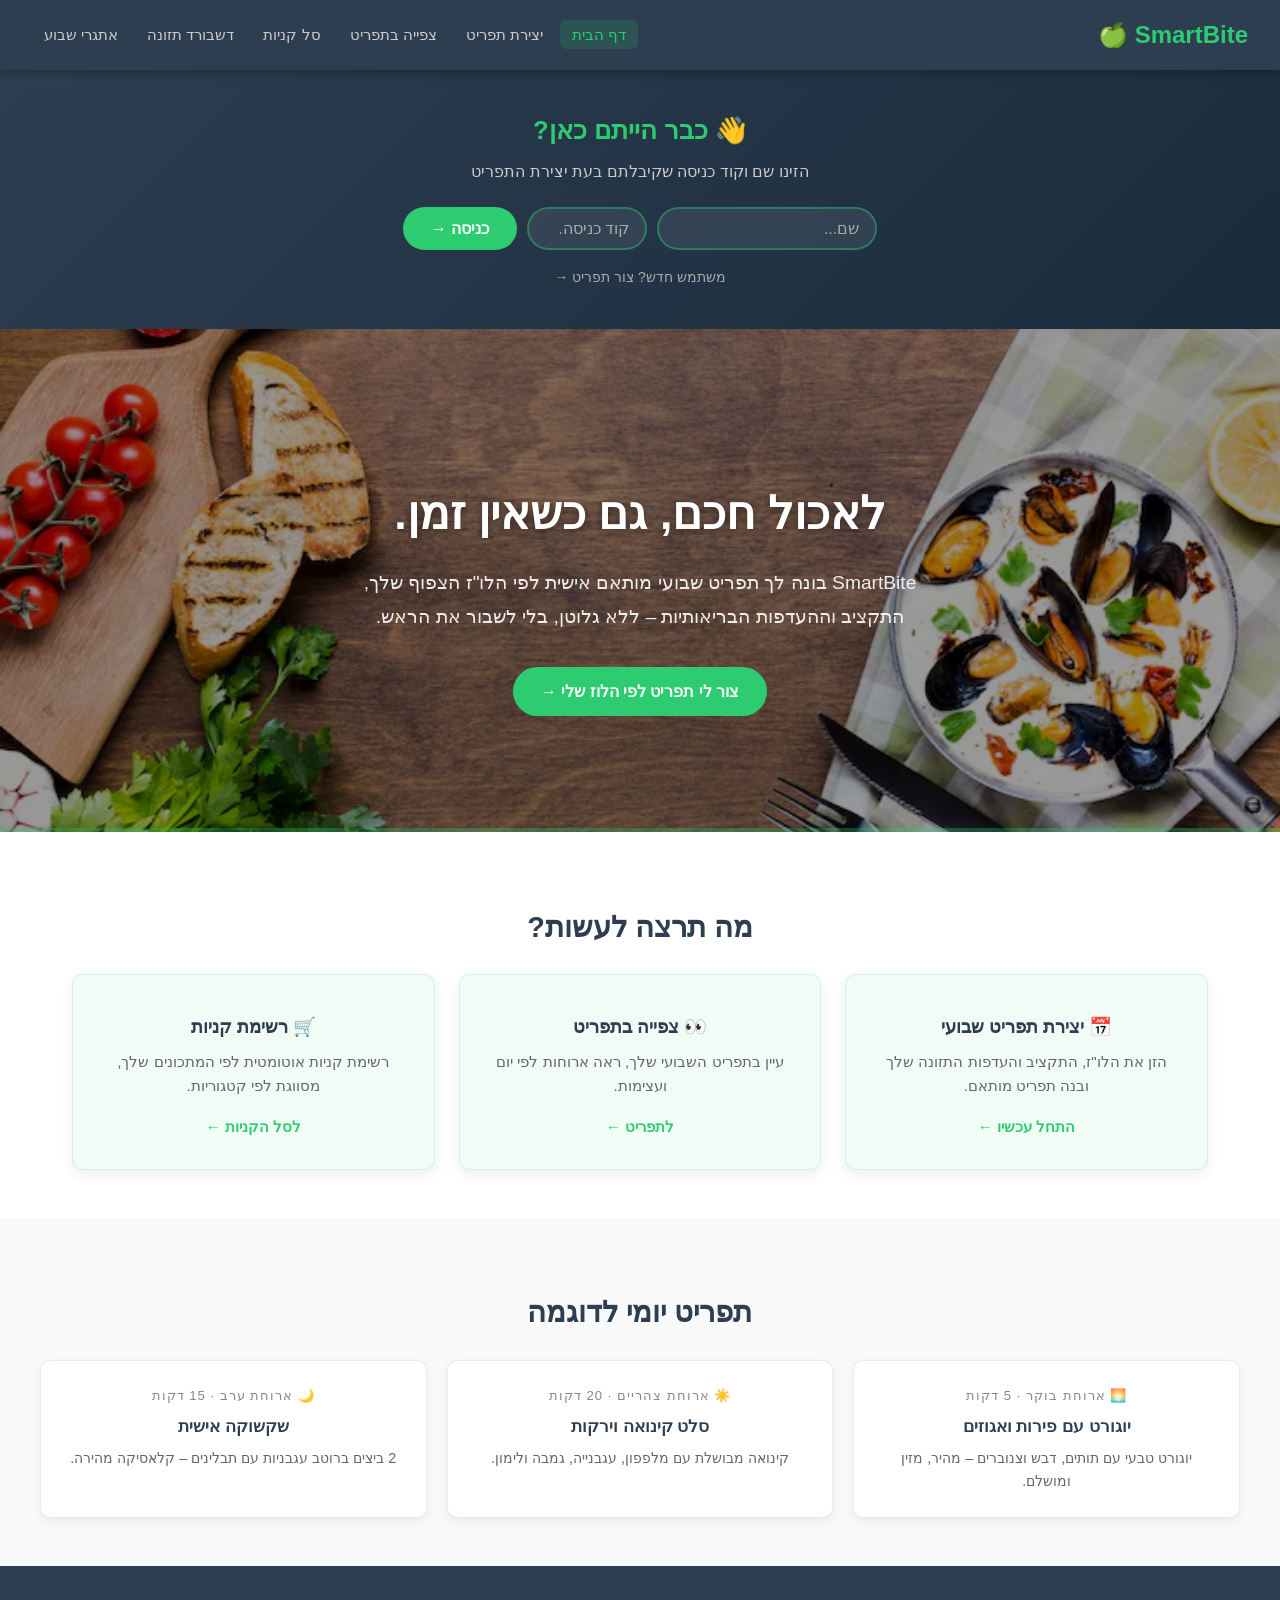
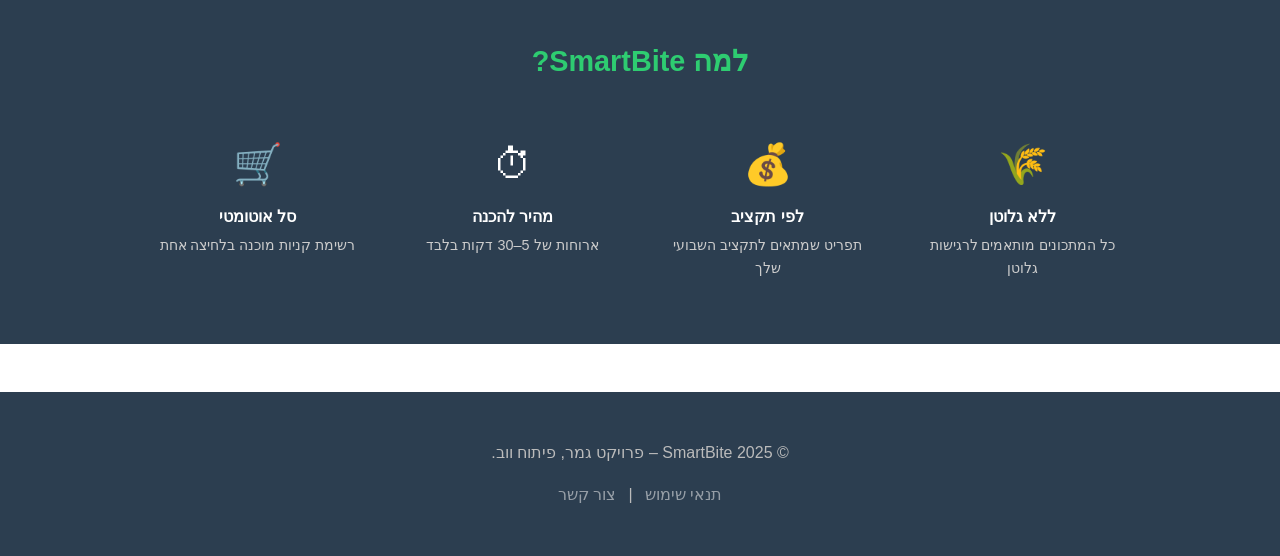
<file: index.html>
<!DOCTYPE html>
<html lang="he" dir="rtl">
<head>
    <meta charset="UTF-8">
    <meta http-equiv="refresh" content="0; url=Includes/HomePage.html">
    <title>SmartBite</title>
    <style>
        body { font-family: sans-serif; background: #2c3e50; color: white;
               display: flex; align-items: center; justify-content: center; height: 100vh; margin: 0; }
        a { color: #2ecc71; }
    </style>
</head>
<body>
    <p>מועבר לאתר... אם לא הועברת, <a href="Includes/HomePage.html">לחץ כאן</a></p>
</body>
</html>
</file>
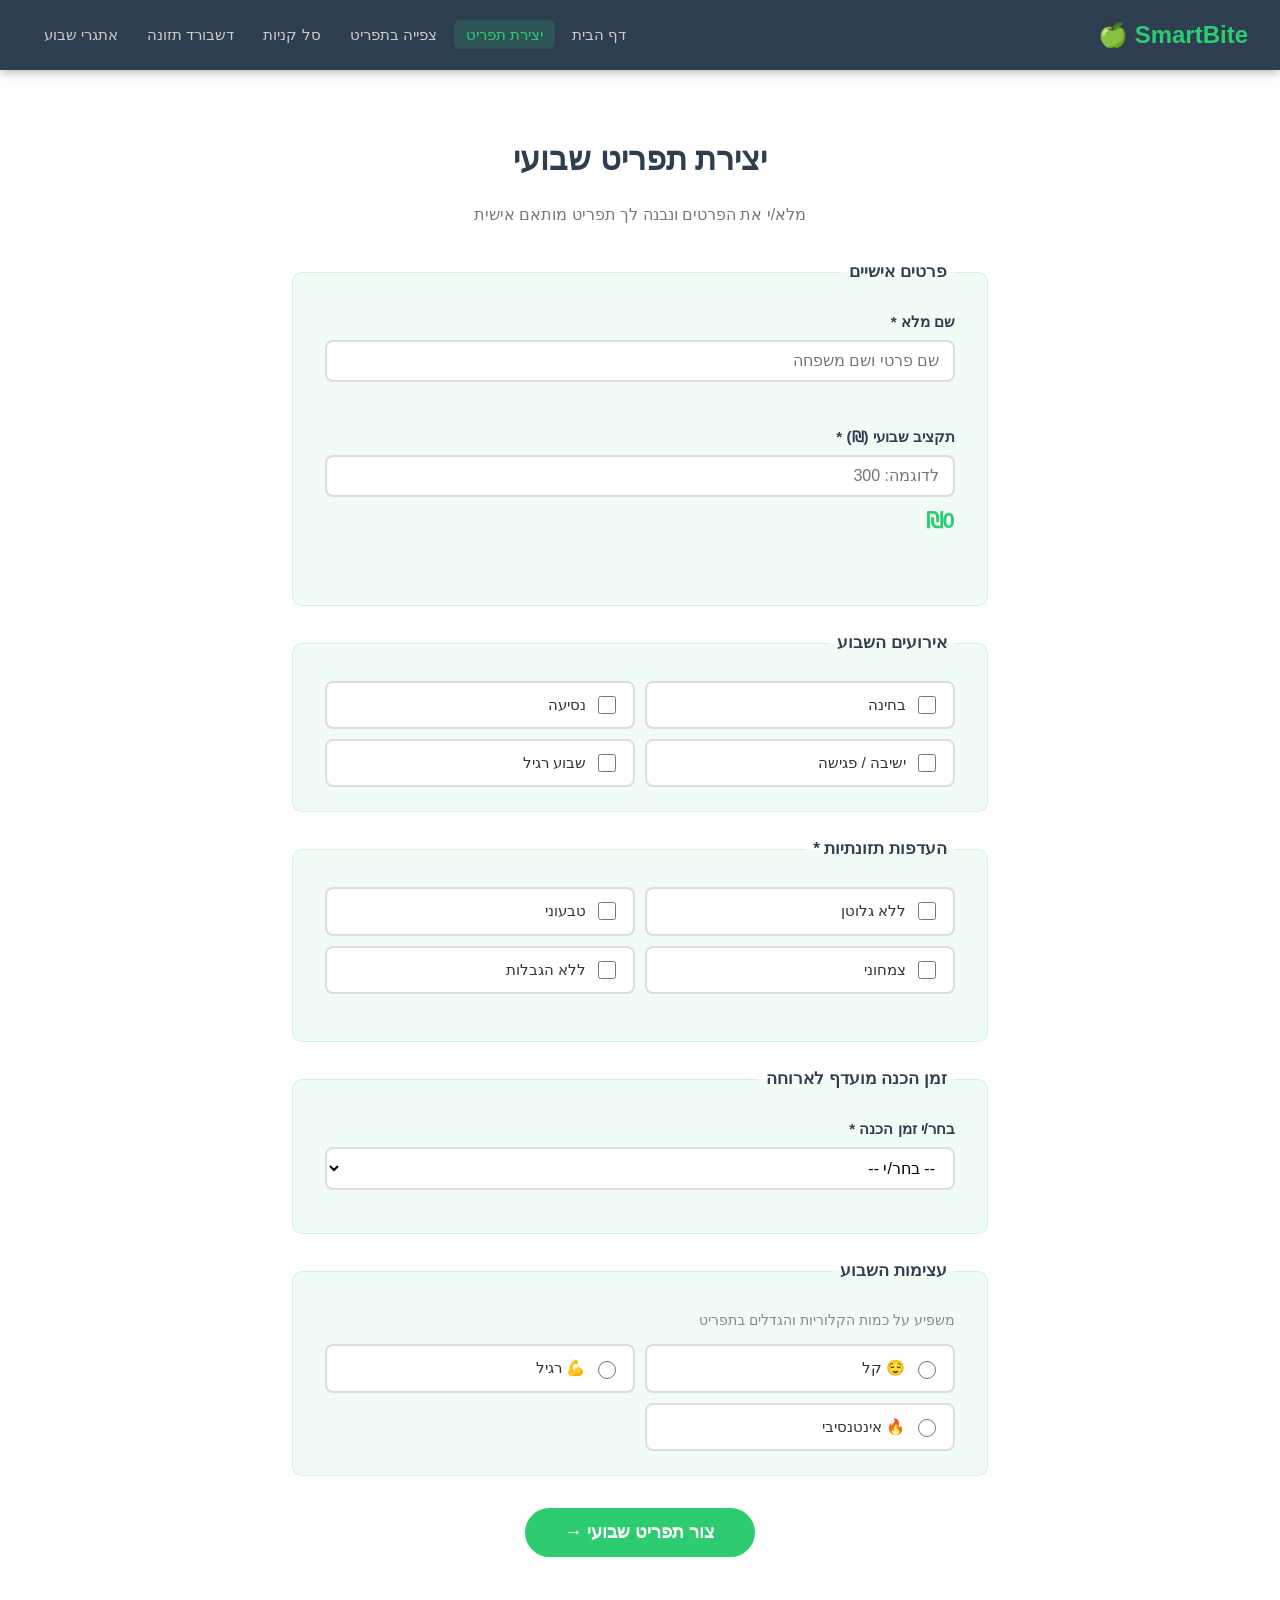
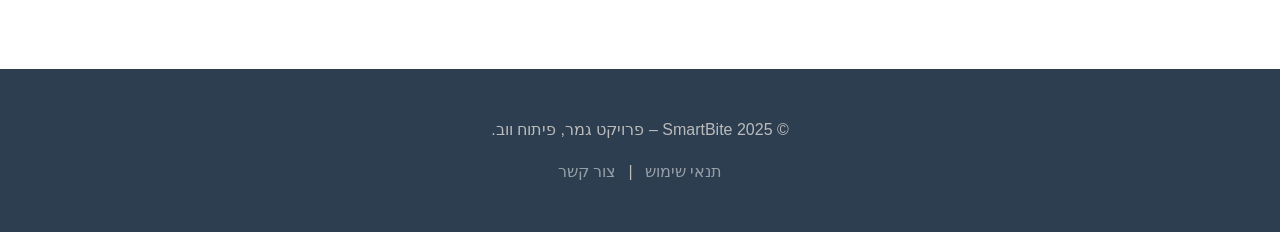
<file: Includes/CreateMenu.html>
<!DOCTYPE html>
<html lang="he" dir="rtl">
<head>
    <meta charset="UTF-8">
    <meta name="viewport" content="width=device-width, initial-scale=1.0">
    <title>SmartBite – יצירת תפריט שבועי</title>
    <link rel="stylesheet" href="../CSS/main.css?v=3">
    <link rel="stylesheet" href="../CSS/CreateMenu.css?v=3">
</head>
<body>

    <header class="site-header">
        <a href="HomePage.html" class="logo">SmartBite 🍏</a>
        <span class="header-user" id="headerUser" style="display:none"></span>
        <nav>
            <ul>
                <li><a href="HomePage.html">דף הבית</a></li>
                <li><a href="CreateMenu.html" class="active">יצירת תפריט</a></li>
                <li><a href="ViewMenu.html">צפייה בתפריט</a></li>
                <li><a href="SmartCart.html">סל קניות</a></li>
                <li><a href="NutritionDashboard.html">דשבורד תזונה</a></li>
                <li><a href="WeeklyChallenges.html">אתגרי שבוע</a></li>
            </ul>
        </nav>
    </header>

    <main class="page-content">
        <section class="form-section">
            <h1>יצירת תפריט שבועי</h1>
            <p class="subtitle">מלא/י את הפרטים ונבנה לך תפריט מותאם אישית</p>

            <form id="createMenuForm" novalidate>

                <!-- שדה 1: שם + תקציב -->
                <fieldset>
                    <legend>פרטים אישיים</legend>

                    <div class="form-group">
                        <label for="user_name">שם מלא *</label>
                        <input type="text" id="user_name" name="user_name"
                               placeholder="שם פרטי ושם משפחה">
                        <span class="error-msg" id="nameError"></span>
                    </div>

                    <div class="form-group">
                        <label for="budget">תקציב שבועי (₪) *</label>
                        <input type="number" id="budget" name="budget"
                               placeholder="לדוגמה: 300" min="50" max="5000">
                        <span class="budget-display" id="budgetDisplay">₪0</span>
                        <span class="error-msg" id="budgetError"></span>
                    </div>
                </fieldset>

                <!-- שדה 2: אירועים השבוע -->
                <fieldset>
                    <legend>אירועים השבוע</legend>
                    <div class="checkbox-group">
                        <label><input type="checkbox" name="events" value="בחינה"> בחינה</label>
                        <label><input type="checkbox" name="events" value="נסיעה"> נסיעה</label>
                        <label><input type="checkbox" name="events" value="ישיבה"> ישיבה / פגישה</label>
                        <label><input type="checkbox" name="events" value="אין_אירוע"> שבוע רגיל</label>
                    </div>
                </fieldset>

                <!-- שדה 3: העדפות תזונה (ולידציה JS) -->
                <fieldset>
                    <legend>העדפות תזונתיות *</legend>
                    <div class="checkbox-group">
                        <label><input type="checkbox" name="dietary_pref" value="ללא_גלוטן"> ללא גלוטן</label>
                        <label><input type="checkbox" name="dietary_pref" value="טבעוני"> טבעוני</label>
                        <label><input type="checkbox" name="dietary_pref" value="צמחוני"> צמחוני</label>
                        <label><input type="checkbox" name="dietary_pref" value="רגיל"> ללא הגבלות</label>
                    </div>
                    <span class="error-msg" id="dietaryError"></span>
                </fieldset>

                <!-- שדה 4: זמן הכנה (ולידציה HTML required) -->
                <fieldset>
                    <legend>זמן הכנה מועדף לארוחה</legend>
                    <div class="form-group">
                        <label for="prep_time">בחר/י זמן הכנה *</label>
                        <select id="prep_time" name="prep_time" required>
                            <option value="">-- בחר/י --</option>
                            <option value="quick">עד 15 דקות (מהיר)</option>
                            <option value="medium">15–30 דקות (בינוני)</option>
                            <option value="long">מעל 30 דקות (ארוך)</option>
                        </select>
                    </div>
                </fieldset>

                <!-- שדה 5: עצימות השבוע (ולידציה HTML required) -->
                <fieldset>
                    <legend>עצימות השבוע</legend>
                    <p style="color:#888;font-size:0.88rem;margin:0 0 0.8rem">
                        משפיע על כמות הקלוריות והגדלים בתפריט
                    </p>
                    <div class="radio-group">
                        <label><input type="radio" name="load_level" value="easy" required> 😌 קל</label>
                        <label><input type="radio" name="load_level" value="normal"> 💪 רגיל</label>
                        <label><input type="radio" name="load_level" value="intense"> 🔥 אינטנסיבי</label>
                    </div>
                </fieldset>

                <div class="form-actions">
                    <button type="submit" class="btn btn-primary">
                        צור תפריט שבועי →
                    </button>
                </div>

            </form>

            <!-- הודעת הצלחה (מוצגת על ידי JS) -->
            <div class="success-banner" id="successBanner"></div>

        </section>
    </main>

    <footer>
        <p>&copy; 2025 SmartBite – פרויקט גמר, פיתוח ווב.</p>
        <p>
            <a href="#" data-tooltip="טרם מומש">תנאי שימוש</a> |
            <a href="#" data-tooltip="טרם מומש">צור קשר</a>
        </p>
    </footer>

    <script src="../JS/CreateMenu.js?v=3"></script>
    <script src="../JS/userSession.js?v=3"></script>
</body>
</html>
</file>
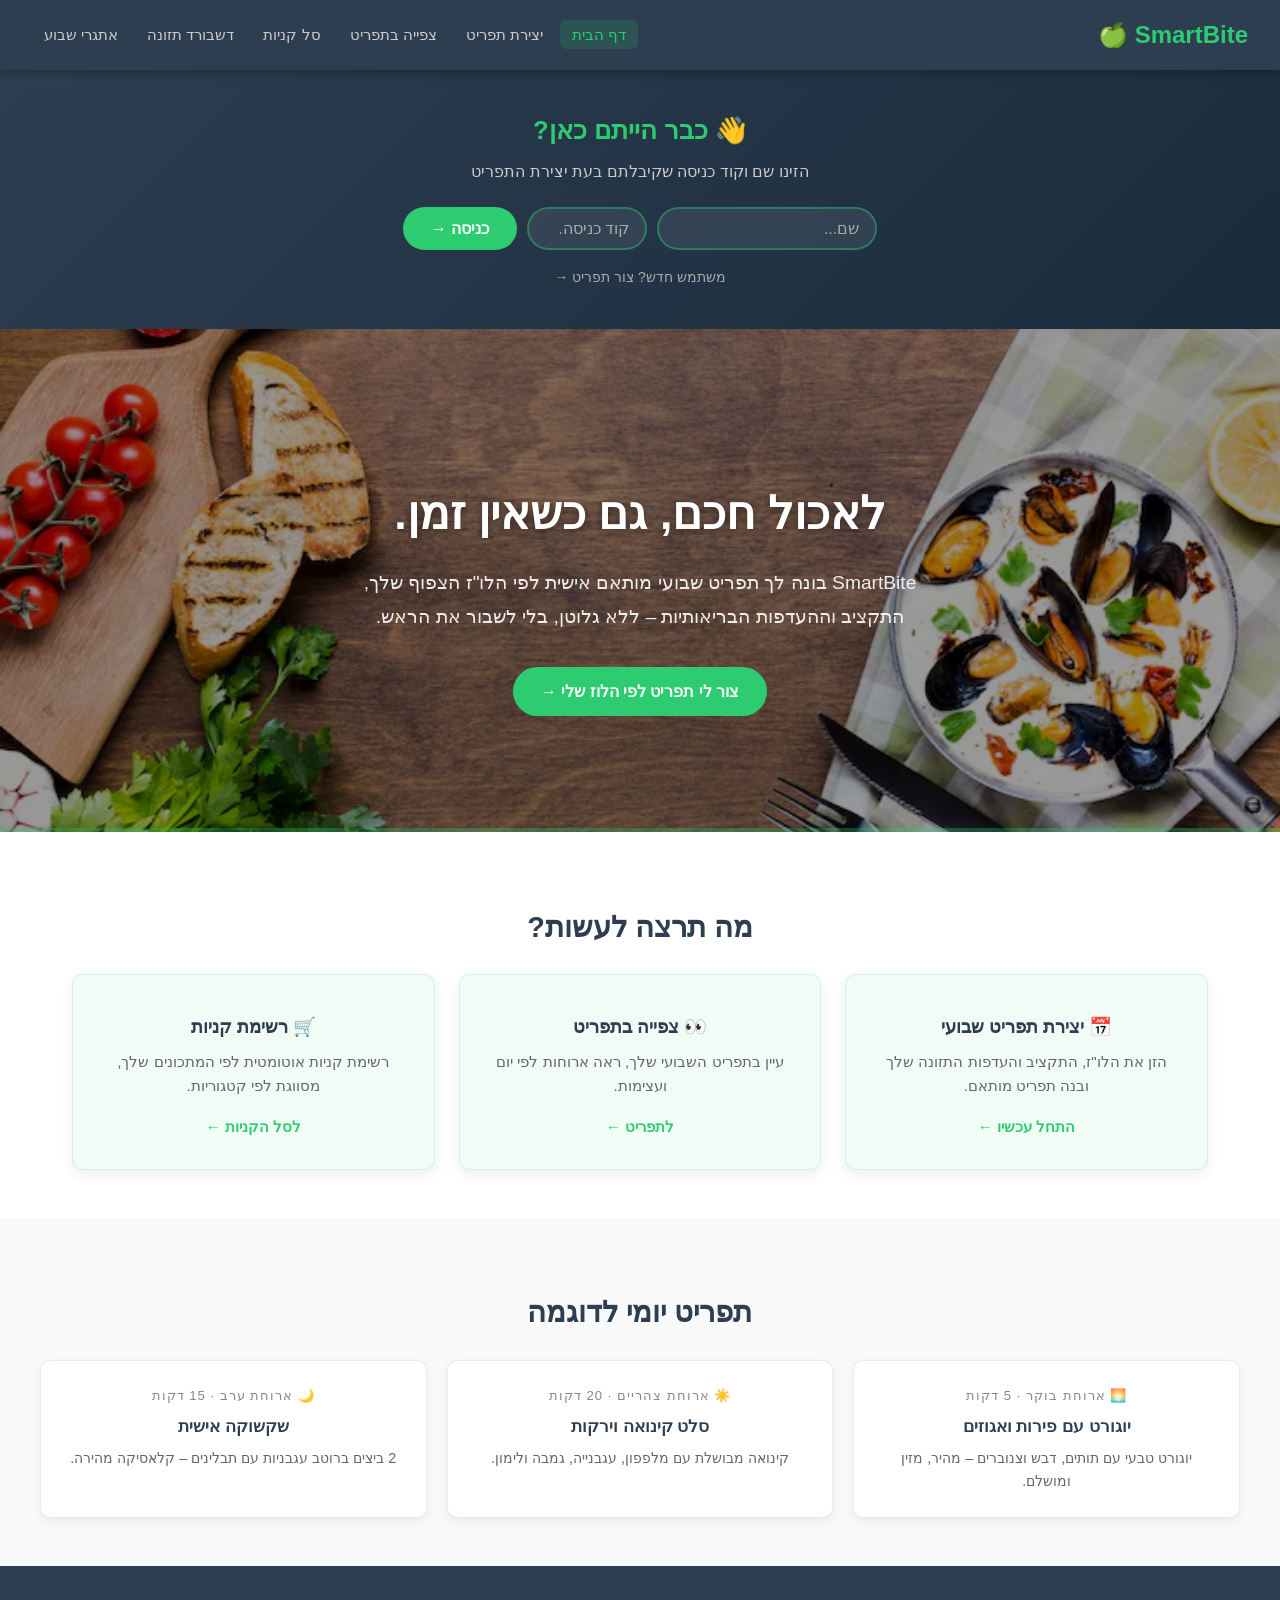
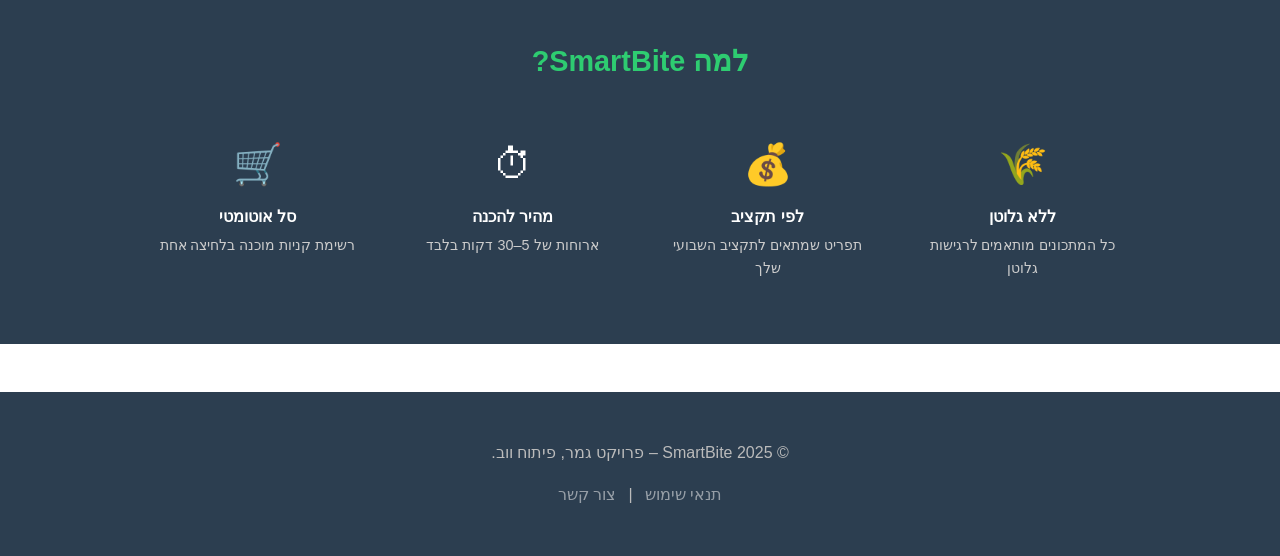
<file: Includes/HomePage.html>
<!DOCTYPE html>
<html lang="he" dir="rtl">
<head>
    <meta charset="UTF-8">
    <meta name="viewport" content="width=device-width, initial-scale=1.0">
    <title>SmartBite – דף הבית</title>
    <link rel="stylesheet" href="../CSS/main.css?v=3">
    <link rel="stylesheet" href="../CSS/HomePage.css?v=3">
</head>
<body>

    <header class="site-header">
        <a href="HomePage.html" class="logo">SmartBite 🍏</a>
        <span class="header-user" id="headerUser" style="display:none"></span>
        <nav>
            <ul>
                <li><a href="HomePage.html" class="active">דף הבית</a></li>
                <li><a href="CreateMenu.html">יצירת תפריט</a></li>
                <li><a href="ViewMenu.html">צפייה בתפריט</a></li>
                <li><a href="SmartCart.html">סל קניות</a></li>
                <li><a href="NutritionDashboard.html">דשבורד תזונה</a></li>
                <li><a href="WeeklyChallenges.html">אתגרי שבוע</a></li>
            </ul>
        </nav>
    </header>

    <main>
        <!-- Welcome Back Box -->
        <section class="welcome-back" id="welcomeBack" style="display:none">
            <div class="welcome-box">
                <h2>👋 כבר הייתם כאן?</h2>
                <p>הזינו שם וקוד כניסה שקיבלתם בעת יצירת התפריט</p>
                <div class="welcome-form">
                    <input type="text"   id="welcomeName" placeholder="שם..." class="welcome-input" onkeydown="if(event.key==='Enter') loadUserMenu()">
                    <input type="number" id="welcomeId"   placeholder="קוד כניסה..." class="welcome-input welcome-input-id" onkeydown="if(event.key==='Enter') loadUserMenu()">
                    <button onclick="loadUserMenu()" class="btn btn-primary">כניסה →</button>
                </div>
                <div id="welcomeResult" class="welcome-result" style="display:none"></div>
                <a href="CreateMenu.html" class="welcome-new-link">משתמש חדש? צור תפריט →</a>
            </div>
        </section>

        <!-- Hero Section -->
        <section class="hero">
            <h1>לאכול חכם, גם כשאין זמן.</h1>
            <p>
                SmartBite בונה לך תפריט שבועי מותאם אישית לפי הלו"ז הצפוף שלך,
                התקציב וההעדפות הבריאותיות – ללא גלוטן, בלי לשבור את הראש.
            </p>
            <a href="CreateMenu.html" class="btn btn-primary">צור לי תפריט לפי הלוז שלי →</a>
        </section>

        <!-- Quick Actions -->
        <section class="quick-actions">
            <h2>מה תרצה לעשות?</h2>
            <div class="actions-grid">
                <article class="action-card">
                    <h3>📅 יצירת תפריט שבועי</h3>
                    <p>הזן את הלו"ז, התקציב והעדפות התזונה שלך ובנה תפריט מותאם.</p>
                    <a href="CreateMenu.html">התחל עכשיו &larr;</a>
                </article>

                <article class="action-card">
                    <h3>👀 צפייה בתפריט</h3>
                    <p>עיין בתפריט השבועי שלך, ראה ארוחות לפי יום ועצימות.</p>
                    <a href="ViewMenu.html">לתפריט &larr;</a>
                </article>

                <article class="action-card">
                    <h3>🛒 רשימת קניות</h3>
                    <p>רשימת קניות אוטומטית לפי המתכונים שלך, מסווגת לפי קטגוריות.</p>
                    <a href="SmartCart.html">לסל הקניות &larr;</a>
                </article>
            </div>
        </section>

        <!-- Demo Menu -->
        <section class="demo-menu">
            <div class="demo-menu-inner">
                <h2>תפריט יומי לדוגמה</h2>
                <div class="menu-grid">
                    <article class="meal-card">
                        <span class="meal-time">🌅 ארוחת בוקר · 5 דקות</span>
                        <h3>יוגורט עם פירות ואגוזים</h3>
                        <p>יוגורט טבעי עם תותים, דבש וצנוברים – מהיר, מזין ומושלם.</p>
                    </article>

                    <article class="meal-card">
                        <span class="meal-time">☀️ ארוחת צהריים · 20 דקות</span>
                        <h3>סלט קינואה וירקות</h3>
                        <p>קינואה מבושלת עם מלפפון, עגבנייה, גמבה ולימון.</p>
                    </article>

                    <article class="meal-card">
                        <span class="meal-time">🌙 ארוחת ערב · 15 דקות</span>
                        <h3>שקשוקה אישית</h3>
                        <p>2 ביצים ברוטב עגבניות עם תבלינים – קלאסיקה מהירה.</p>
                    </article>
                </div>
            </div>
        </section>

        <!-- Features Strip -->
        <section class="about-strip">
            <h2>למה SmartBite?</h2>
            <div class="features-grid">
                <div class="feature-item">
                    <span class="icon">🌾</span>
                    <strong>ללא גלוטן</strong>
                    <p>כל המתכונים מותאמים לרגישות גלוטן</p>
                </div>
                <div class="feature-item">
                    <span class="icon">💰</span>
                    <strong>לפי תקציב</strong>
                    <p>תפריט שמתאים לתקציב השבועי שלך</p>
                </div>
                <div class="feature-item">
                    <span class="icon">⏱</span>
                    <strong>מהיר להכנה</strong>
                    <p>ארוחות של 5–30 דקות בלבד</p>
                </div>
                <div class="feature-item">
                    <span class="icon">🛒</span>
                    <strong>סל אוטומטי</strong>
                    <p>רשימת קניות מוכנה בלחיצה אחת</p>
                </div>
            </div>
        </section>
    </main>

    <footer>
        <p>&copy; 2025 SmartBite – פרויקט גמר, פיתוח ווב.</p>
        <p>
            <a href="#" data-tooltip="טרם מומש">תנאי שימוש</a> |
            <a href="#" data-tooltip="טרם מומש">צור קשר</a>
        </p>
    </footer>

    <script src="../JS/userSession.js?v=3"></script>
    <script src="../JS/HomePage.js?v=3"></script>
</body>
</html>
</file>
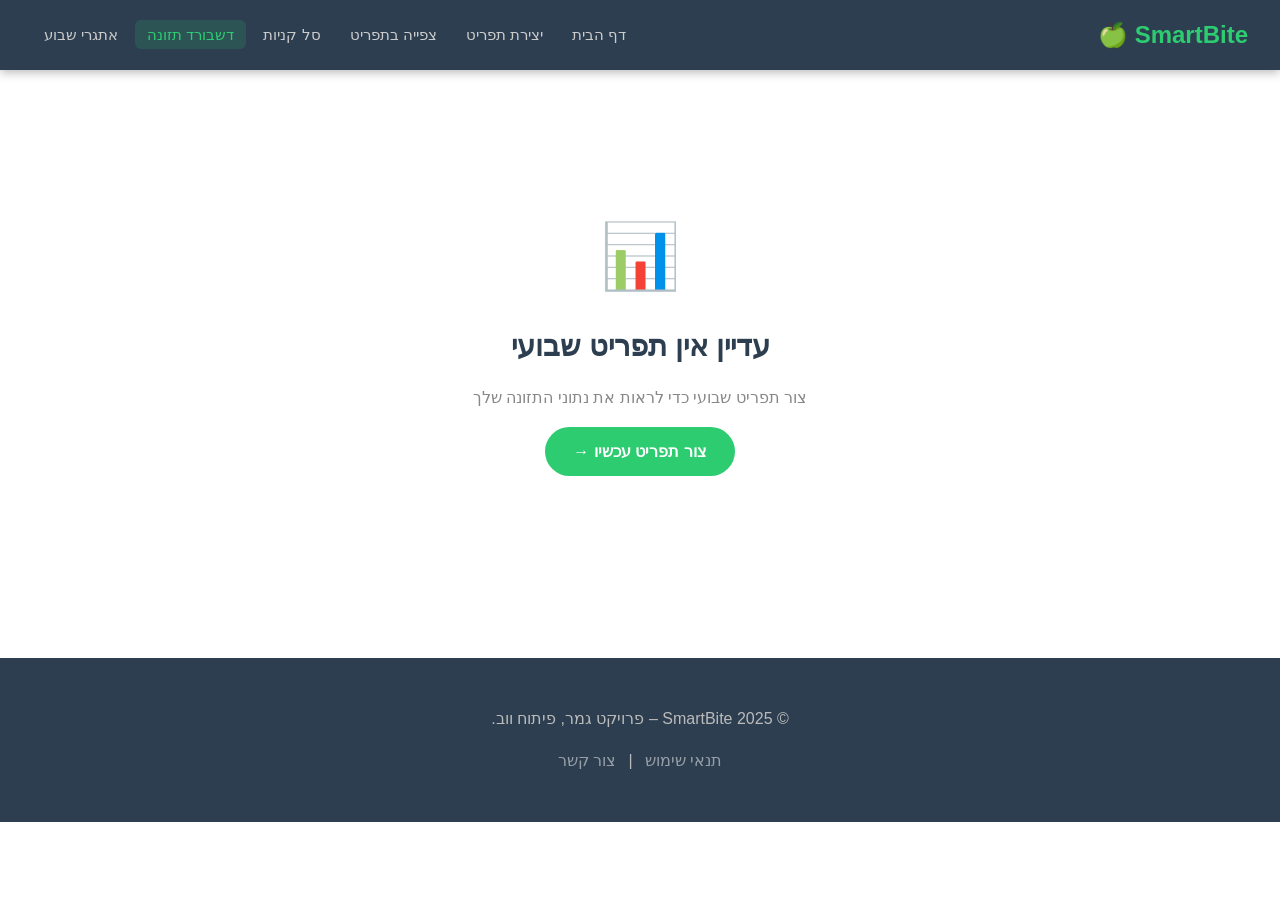
<file: Includes/NutritionDashboard.html>
<!DOCTYPE html>
<html lang="he" dir="rtl">
<head>
    <meta charset="UTF-8">
    <meta name="viewport" content="width=device-width, initial-scale=1.0">
    <title>SmartBite – דשבורד תזונה</title>
    <link rel="stylesheet" href="../CSS/main.css?v=3">
    <link rel="stylesheet" href="../CSS/NutritionDashboard.css?v=3">
</head>
<body>

    <header class="site-header">
        <a href="HomePage.html" class="logo">SmartBite 🍏</a>
        <span class="header-user" id="headerUser" style="display:none"></span>
        <nav>
            <ul>
                <li><a href="HomePage.html">דף הבית</a></li>
                <li><a href="CreateMenu.html">יצירת תפריט</a></li>
                <li><a href="ViewMenu.html">צפייה בתפריט</a></li>
                <li><a href="SmartCart.html">סל קניות</a></li>
                <li><a href="NutritionDashboard.html" class="active">דשבורד תזונה</a></li>
                <li><a href="WeeklyChallenges.html">אתגרי שבוע</a></li>
            </ul>
        </nav>
    </header>

    <main>

        <!-- ── No Menu State ─────────────────────────────────────────────── -->
        <div class="no-menu-state" id="noMenuState">
            <span class="no-menu-icon">📊</span>
            <h2>עדיין אין תפריט שבועי</h2>
            <p>צור תפריט שבועי כדי לראות את נתוני התזונה שלך</p>
            <a href="CreateMenu.html" class="btn btn-primary">צור תפריט עכשיו →</a>
        </div>

        <!-- ── Dashboard content (hidden until menu exists) ─────────────── -->
        <div id="dashContent" style="display:none">

        <!-- ── Hero ─────────────────────────────────────────────────────── -->
        <section class="dash-hero">
            <h1>📊 דשבורד תזונה שבועי</h1>
            <p>סקירה מלאה של ערכי המזון שלך לאורך השבוע – קלוריות, חלבון, פחמימות ושומן</p>
        </section>

        <!-- ── Stat Cards ────────────────────────────────────────────────── -->
        <section class="stat-cards">
            <h2>ממוצע יומי השבוע</h2>
            <div class="stat-grid">
                <div class="stat-card">
                    <span class="stat-icon">🔥</span>
                    <div class="stat-value" id="avg-cal">–</div>
                    <div class="stat-unit">קק"ל</div>
                    <div class="stat-label">קלוריות</div>
                </div>
                <div class="stat-card">
                    <span class="stat-icon">💪</span>
                    <div class="stat-value" id="avg-protein">–</div>
                    <div class="stat-unit">גרם</div>
                    <div class="stat-label">חלבון</div>
                </div>
                <div class="stat-card">
                    <span class="stat-icon">🌾</span>
                    <div class="stat-value" id="avg-carbs">–</div>
                    <div class="stat-unit">גרם</div>
                    <div class="stat-label">פחמימות</div>
                </div>
                <div class="stat-card">
                    <span class="stat-icon">🥑</span>
                    <div class="stat-value" id="avg-fat">–</div>
                    <div class="stat-unit">גרם</div>
                    <div class="stat-label">שומן</div>
                </div>
            </div>
        </section>

        <!-- ── Dashboard Body: progress + table | tips sidebar ───────────── -->
        <section class="dash-body">

            <!-- Left column -->
            <div class="left-col">

                <!-- Progress Bars -->
                <div class="progress-section">
                    <h3>📈 עמידה ביעדים יומיים מומלצים</h3>

                    <div class="progress-item">
                        <div class="progress-label">
                            🔥 קלוריות
                            <span class="prog-nums"></span>
                        </div>
                        <div class="progress-track">
                            <div class="progress-bar bar-cal" id="bar-cal"></div>
                        </div>
                    </div>

                    <div class="progress-item">
                        <div class="progress-label">
                            💪 חלבון
                            <span class="prog-nums"></span>
                        </div>
                        <div class="progress-track">
                            <div class="progress-bar bar-prot" id="bar-prot"></div>
                        </div>
                    </div>

                    <div class="progress-item">
                        <div class="progress-label">
                            🌾 פחמימות
                            <span class="prog-nums"></span>
                        </div>
                        <div class="progress-track">
                            <div class="progress-bar bar-carbs" id="bar-carbs"></div>
                        </div>
                    </div>

                    <div class="progress-item">
                        <div class="progress-label">
                            🥑 שומן
                            <span class="prog-nums"></span>
                        </div>
                        <div class="progress-track">
                            <div class="progress-bar bar-fat" id="bar-fat"></div>
                        </div>
                    </div>
                </div>

                <!-- Breakdown Table -->
                <div class="breakdown-section">
                    <h3>📅 פירוט יומי – לחץ על יום לפרטי הארוחות</h3>
                    <table class="breakdown-table">
                        <thead>
                            <tr>
                                <th>יום</th>
                                <th>קלוריות</th>
                                <th>חלבון</th>
                                <th>פחמימות</th>
                                <th>שומן</th>
                            </tr>
                        </thead>
                        <tbody id="day-tbody">
                            <!-- Rows injected by JS -->
                        </tbody>
                    </table>
                </div>

            </div><!-- /left-col -->

            <!-- Right column: Tips Sidebar -->
            <aside class="tips-sidebar">
                <h3>💡 טיפים תזונתיים</h3>
                <p style="font-size:0.83rem;color:#888;text-align:center;margin:0 0 1rem">בחר רכיב תזונה לקבלת טיפ אישי</p>

                <div class="nutrient-btns">
                    <button class="nutrient-btn" data-nutrient="calories">🔥 קלוריות</button>
                    <button class="nutrient-btn" data-nutrient="protein">💪 חלבון</button>
                    <button class="nutrient-btn" data-nutrient="carbs">🌾 פחמימות</button>
                    <button class="nutrient-btn" data-nutrient="fat">🥑 שומן</button>
                </div>

                <div class="tip-box" id="tip-box">
                    <!-- Tip text injected by JS -->
                </div>
            </aside>

        </section>

        </div><!-- /dashContent -->

    </main>

    <footer>
        <p>&copy; 2025 SmartBite – פרויקט גמר, פיתוח ווב.</p>
        <p>
            <a href="#" data-tooltip="טרם מומש">תנאי שימוש</a> |
            <a href="#" data-tooltip="טרם מומש">צור קשר</a>
        </p>
    </footer>

    <script src="../JS/menuData.js?v=3"></script>
    <script src="../JS/NutritionDashboard.js?v=3"></script>
    <script src="../JS/userSession.js?v=3"></script>
</body>
</html>
</file>
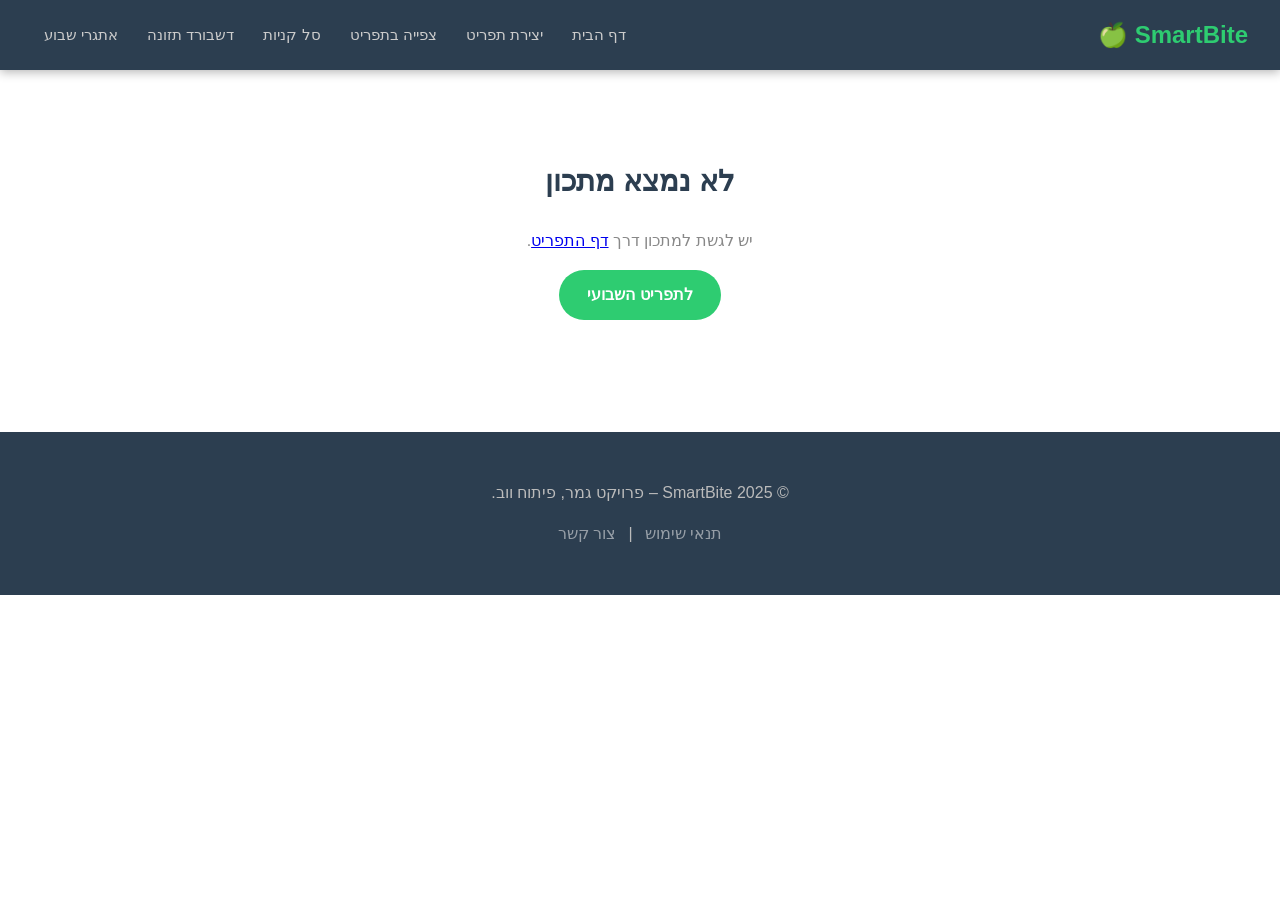
<file: Includes/Recipe.html>
<!DOCTYPE html>
<html lang="he" dir="rtl">
<head>
    <meta charset="UTF-8">
    <meta name="viewport" content="width=device-width, initial-scale=1.0">
    <title>SmartBite – מתכון מלא</title>
    <link rel="stylesheet" href="../CSS/main.css?v=3">
    <link rel="stylesheet" href="../CSS/Recipe.css?v=3">
</head>
<body>

    <header class="site-header">
        <a href="HomePage.html" class="logo">SmartBite 🍏</a>
        <span class="header-user" id="headerUser" style="display:none"></span>
        <nav>
            <ul>
                <li><a href="HomePage.html">דף הבית</a></li>
                <li><a href="CreateMenu.html">יצירת תפריט</a></li>
                <li><a href="ViewMenu.html">צפייה בתפריט</a></li>
                <li><a href="SmartCart.html">סל קניות</a></li>
                <li><a href="NutritionDashboard.html">דשבורד תזונה</a></li>
                <li><a href="WeeklyChallenges.html">אתגרי שבוע</a></li>
            </ul>
        </nav>
    </header>

    <main id="recipeContent">

        <!-- Hero המתכון -->
        <header class="recipe-hero">
            <h1 id="recipeTitle">טוען מתכון...</h1>
            <p class="recipe-subtitle" id="recipeSubtitle"></p>
        </header>

        <!-- פס מידע -->
        <div class="recipe-meta-bar">
            <div class="meta-item">
                <span class="meta-icon">⏱</span>
                <span class="meta-label">זמן הכנה</span>
                <span class="meta-value" id="metaTime">—</span>
            </div>
            <div class="meta-item">
                <span class="meta-icon">🔥</span>
                <span class="meta-label">קלוריות</span>
                <span class="meta-value" id="metaCal">—</span>
            </div>
            <div class="meta-item">
                <span class="meta-icon">🍽</span>
                <span class="meta-label">סוג ארוחה</span>
                <span class="meta-value" id="metaType">—</span>
            </div>
            <div class="meta-item">
                <span class="meta-icon">🌾</span>
                <span class="meta-label">ללא גלוטן</span>
                <span class="meta-value">✓</span>
            </div>
        </div>

        <!-- גוף המתכון: מרכיבים + הכנה -->
        <div class="recipe-body">

            <!-- מרכיבים -->
            <aside>
                <section class="ingredients-section">
                    <h2>מרכיבים</h2>
                    <ul class="ingredients-list" id="ingredientsList">
                        <!-- נבנה על ידי JS -->
                    </ul>
                </section>
            </aside>

            <!-- שלבי הכנה -->
            <section class="instructions-section">
                <h2>אופן ההכנה</h2>
                <ol class="steps-list" id="stepsList">
                    <!-- נבנה על ידי JS -->
                </ol>

                <!-- אנימציה: וידאו/אנימציה CSS (דרישת פרויקט) -->
                <aside class="anim-tip">
                    <details>
                        <summary>💡 טיפ להכנה</summary>
                        <p id="recipeTip">הכן מרכיבים מראש בתחילת השבוע לחיסכון בזמן!</p>
                    </details>
                </aside>
            </section>
        </div>

        <!-- ערכים תזונתיים -->
        <section class="nutrition-section">
            <h2>ערכים תזונתיים משוערים</h2>
            <div class="nutrition-grid">
                <div class="nutrition-item">
                    <span class="n-value" id="nutCal">—</span>
                    <span class="n-label">קלוריות</span>
                </div>
                <div class="nutrition-item">
                    <span class="n-value" id="nutProtein">—</span>
                    <span class="n-label">חלבון</span>
                </div>
                <div class="nutrition-item">
                    <span class="n-value" id="nutCarbs">—</span>
                    <span class="n-label">פחמימות</span>
                </div>
                <div class="nutrition-item">
                    <span class="n-value" id="nutFat">—</span>
                    <span class="n-label">שומן</span>
                </div>
            </div>
        </section>

        <!-- כפתורי פעולה -->
        <div class="recipe-actions">
            <button class="btn btn-primary" id="addToCartBtn">
                🛒 הוסף מרכיבים לסל הקניות
            </button>
            <a href="ViewMenu.html" class="btn btn-outline">
                ← חזרה לתפריט
            </a>
            <a href="SmartCart.html" class="btn btn-outline">
                לסל הקניות →
            </a>
        </div>

        <!-- פידבק הוספה לסל -->
        <p class="cart-feedback" id="cartFeedback"></p>

    </main>

    <!-- כשאין מתכון (מגיעים ישירות לדף) -->
    <div class="no-recipe" id="noRecipe" style="display:none">
        <h2>לא נמצא מתכון</h2>
        <p>יש לגשת למתכון דרך <a href="ViewMenu.html">דף התפריט</a>.</p>
        <a href="ViewMenu.html" class="btn btn-primary">לתפריט השבועי</a>
    </div>

    <footer>
        <p>&copy; 2025 SmartBite – פרויקט גמר, פיתוח ווב.</p>
        <p>
            <a href="#" data-tooltip="טרם מומש">תנאי שימוש</a> |
            <a href="#" data-tooltip="טרם מומש">צור קשר</a>
        </p>
    </footer>

    <script src="../JS/Recipe.js?v=3"></script>
    <script src="../JS/userSession.js?v=3"></script>
</body>
</html>
</file>
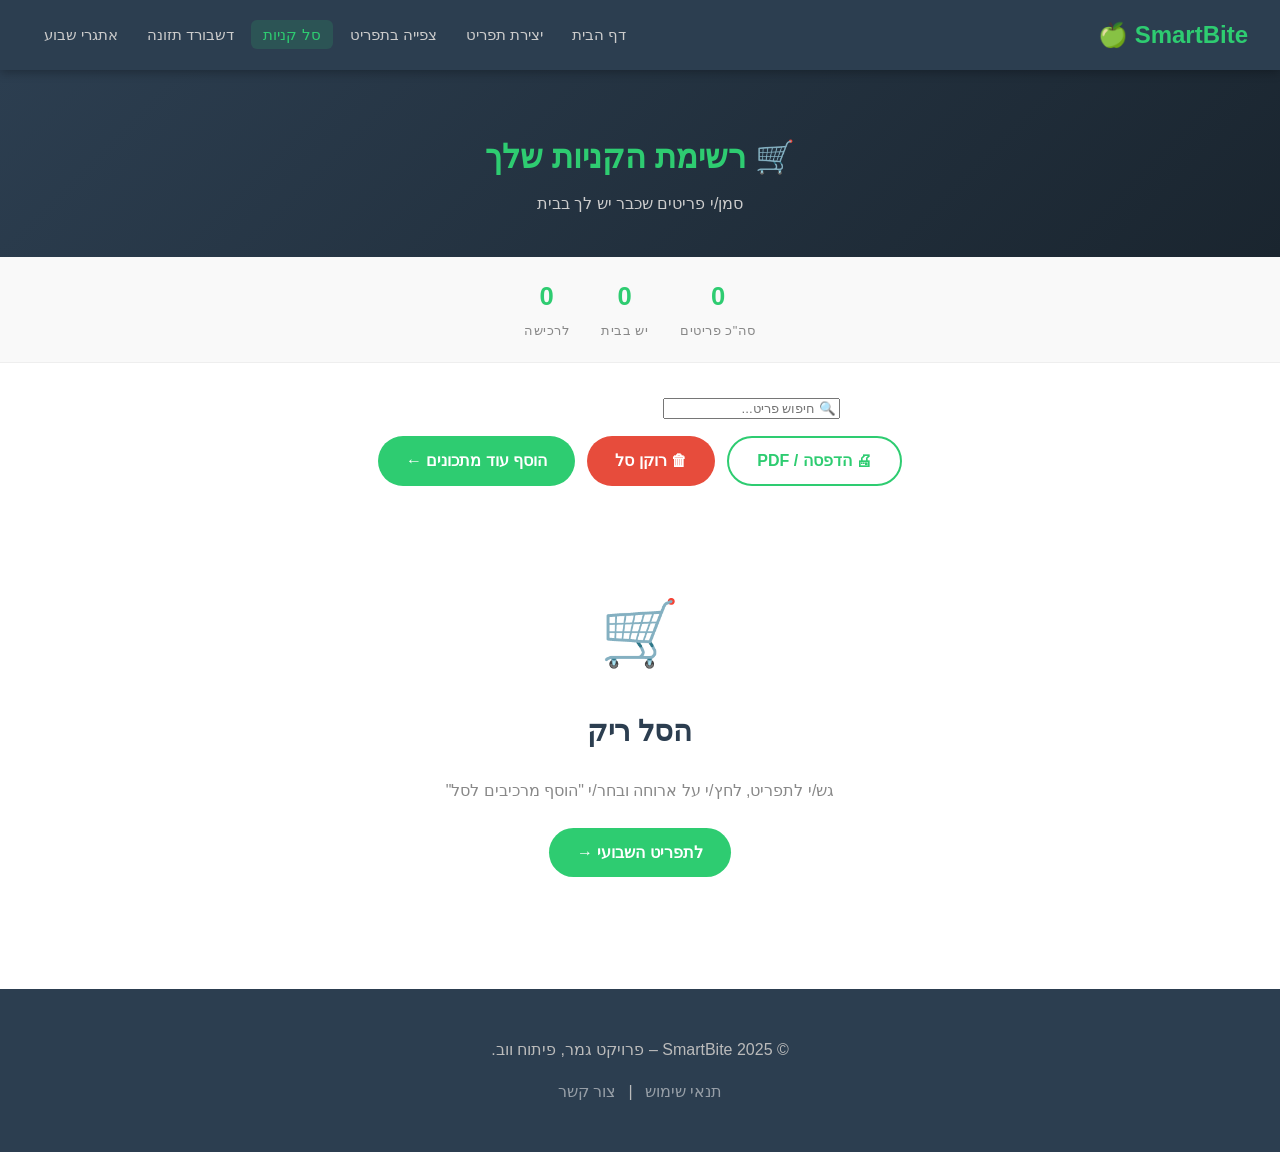
<file: Includes/SmartCart.html>
<!DOCTYPE html>
<html lang="he" dir="rtl">
<head>
    <meta charset="UTF-8">
    <meta name="viewport" content="width=device-width, initial-scale=1.0">
    <title>SmartBite – סל קניות</title>
    <link rel="stylesheet" href="../CSS/main.css?v=3">
    <link rel="stylesheet" href="../CSS/SmartCart.css?v=3">
    <!-- jQuery – local fallback if CDN fails -->
    <script src="https://code.jquery.com/jquery-3.7.1.min.js"
            integrity="sha256-/JqT3SQfawRcv/BIHPThkBvs0OEvtFFmqPF/lYI/Cxo="
            crossorigin="anonymous"></script>
    <script>window.jQuery || document.write('<script src="../JS/jquery.min.js"><\/script>')</script>
</head>
<body>

    <header class="site-header">
        <a href="HomePage.html" class="logo">SmartBite 🍏</a>
        <span class="header-user" id="headerUser" style="display:none"></span>
        <nav>
            <ul>
                <li><a href="HomePage.html">דף הבית</a></li>
                <li><a href="CreateMenu.html">יצירת תפריט</a></li>
                <li><a href="ViewMenu.html">צפייה בתפריט</a></li>
                <li><a href="SmartCart.html" class="active">סל קניות</a></li>
                <li><a href="NutritionDashboard.html">דשבורד תזונה</a></li>
                <li><a href="WeeklyChallenges.html">אתגרי שבוע</a></li>
            </ul>
        </nav>
    </header>

    <main>
        <!-- כותרת -->
        <header class="cart-header">
            <h1>🛒 רשימת הקניות שלך</h1>
            <p>סמן/י פריטים שכבר יש לך בבית</p>
        </header>

        <!-- סיכום מהיר -->
        <div class="cart-summary-bar">
            <div class="summary-stat">
                <span class="stat-value" id="totalItems">0</span>
                <span class="stat-label">סה"כ פריטים</span>
            </div>
            <div class="summary-stat">
                <span class="stat-value" id="checkedItems">0</span>
                <span class="stat-label">יש בבית</span>
            </div>
            <div class="summary-stat">
                <span class="stat-value" id="remainingItems">0</span>
                <span class="stat-label">לרכישה</span>
            </div>
        </div>

        <!-- חיפוש -->
        <div class="page-content" style="padding-bottom:0">
            <div class="form-group" style="max-width:400px;margin:0 auto 1rem">
                <input type="search" id="searchInput" placeholder="🔍 חיפוש פריט...">
            </div>
        </div>

        <!-- כפתורי פעולות -->
        <div class="cart-actions">
            <button class="btn btn-outline" id="printBtn">🖨 הדפסה / PDF</button>
            <button class="btn btn-danger"  id="clearCartBtn">🗑 רוקן סל</button>
            <a href="ViewMenu.html" class="btn btn-primary">הוסף עוד מתכונים ←</a>
        </div>

        <!-- גוף הסל -->
        <div class="cart-body page-content" id="cartBody">
            <!-- נבנה על ידי jQuery -->
        </div>

        <!-- סל ריק -->
        <div class="empty-cart" id="emptyCart" style="display:none">
            <span class="empty-icon">🛒</span>
            <h2>הסל ריק</h2>
            <p>גש/י לתפריט, לחץ/י על ארוחה ובחר/י "הוסף מרכיבים לסל"</p>
            <a href="ViewMenu.html" class="btn btn-primary">לתפריט השבועי →</a>
        </div>

    </main>

    <footer>
        <p>&copy; 2025 SmartBite – פרויקט גמר, פיתוח ווב.</p>
        <p>
            <a href="#" data-tooltip="טרם מומש">תנאי שימוש</a> |
            <a href="#" data-tooltip="טרם מומש">צור קשר</a>
        </p>
    </footer>

    <script src="../JS/SmartCart.js?v=3"></script>
    <script src="../JS/userSession.js?v=3"></script>
</body>
</html>
</file>
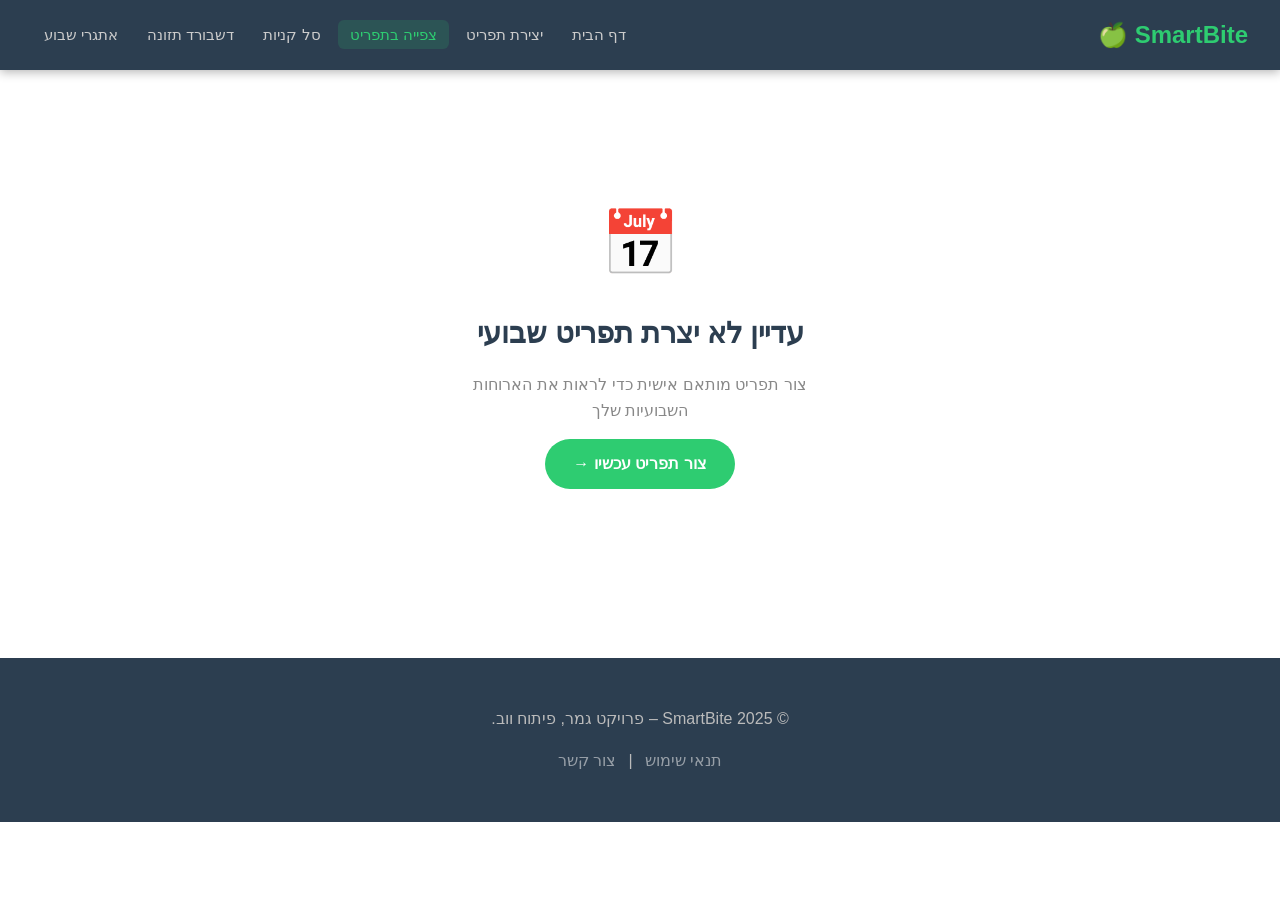
<file: Includes/ViewMenu.html>
<!DOCTYPE html>
<html lang="he" dir="rtl">
<head>
    <meta charset="UTF-8">
    <meta name="viewport" content="width=device-width, initial-scale=1.0">
    <title>SmartBite – צפייה בתפריט השבועי</title>
    <link rel="stylesheet" href="../CSS/main.css?v=3">
    <link rel="stylesheet" href="../CSS/ViewMenu.css?v=3">
</head>
<body>

    <header class="site-header">
        <a href="HomePage.html" class="logo">SmartBite 🍏</a>
        <span class="header-user" id="headerUser" style="display:none"></span>
        <nav>
            <ul>
                <li><a href="HomePage.html">דף הבית</a></li>
                <li><a href="CreateMenu.html">יצירת תפריט</a></li>
                <li><a href="ViewMenu.html" class="active">צפייה בתפריט</a></li>
                <li><a href="SmartCart.html">סל קניות</a></li>
                <li><a href="NutritionDashboard.html">דשבורד תזונה</a></li>
                <li><a href="WeeklyChallenges.html">אתגרי שבוע</a></li>
            </ul>
        </nav>
    </header>

    <main>

        <!-- מצב ריק: לפני יצירת תפריט -->
        <div class="empty-menu-state" id="emptyMenuState">
            <span class="empty-menu-icon">📅</span>
            <h2>עדיין לא יצרת תפריט שבועי</h2>
            <p>צור תפריט מותאם אישית כדי לראות את הארוחות השבועיות שלך</p>
            <a href="CreateMenu.html" class="btn btn-primary">צור תפריט עכשיו →</a>
        </div>

        <!-- תוכן התפריט (מוצג רק אחרי יצירת תפריט) -->
        <div id="menuContent" style="display:none">

        <!-- כותרת -->
        <header class="menu-header">
            <h1>התפריט השבועי שלך</h1>
            <p class="week-info" id="userGreeting">בחר/י יום ורמת עצימות לצפייה בארוחות</p>
        </header>

        <!-- בחירת עצימות (עיצוב דינמי) -->
        <div class="load-selector" role="group" aria-label="בחירת עצימות">
            <button class="load-btn" data-level="easy">😌 קל</button>
            <button class="load-btn" data-level="normal">💪 רגיל</button>
            <button class="load-btn" data-level="intense">🔥 אינטנסיבי</button>
        </div>

        <!-- טאבי ימים -->
        <nav class="days-tabs" id="daysTabs" aria-label="בחירת יום"></nav>

        <!-- פס קלוריות -->
        <div class="calorie-bar-section">
            <div class="calorie-summary">
                <span class="calorie-label">
                    <span id="loadBadge" class="load-badge normal">יום רגיל</span>
                </span>
                <div class="calorie-bar-wrap">
                    <div class="calorie-bar-fill" id="calBarFill" style="width:60%"></div>
                </div>
                <span class="calorie-value" id="calValue">—</span>
            </div>
        </div>

        <!-- לוח ארוחות -->
        <section class="meals-panel load-normal" id="mealsPanel" aria-live="polite">
            <div class="meals-grid" id="mealsGrid">
                <!-- נבנה על ידי JS -->
            </div>
        </section>

        </div><!-- /menuContent -->

    </main>

    <footer>
        <p>&copy; 2025 SmartBite – פרויקט גמר, פיתוח ווב.</p>
        <p>
            <a href="#" data-tooltip="טרם מומש">תנאי שימוש</a> |
            <a href="#" data-tooltip="טרם מומש">צור קשר</a>
        </p>
    </footer>

    <script src="../JS/menuData.js?v=3"></script>
    <script src="../JS/ViewMenu.js?v=3"></script>
    <script src="../JS/userSession.js?v=3"></script>
</body>
</html>
</file>
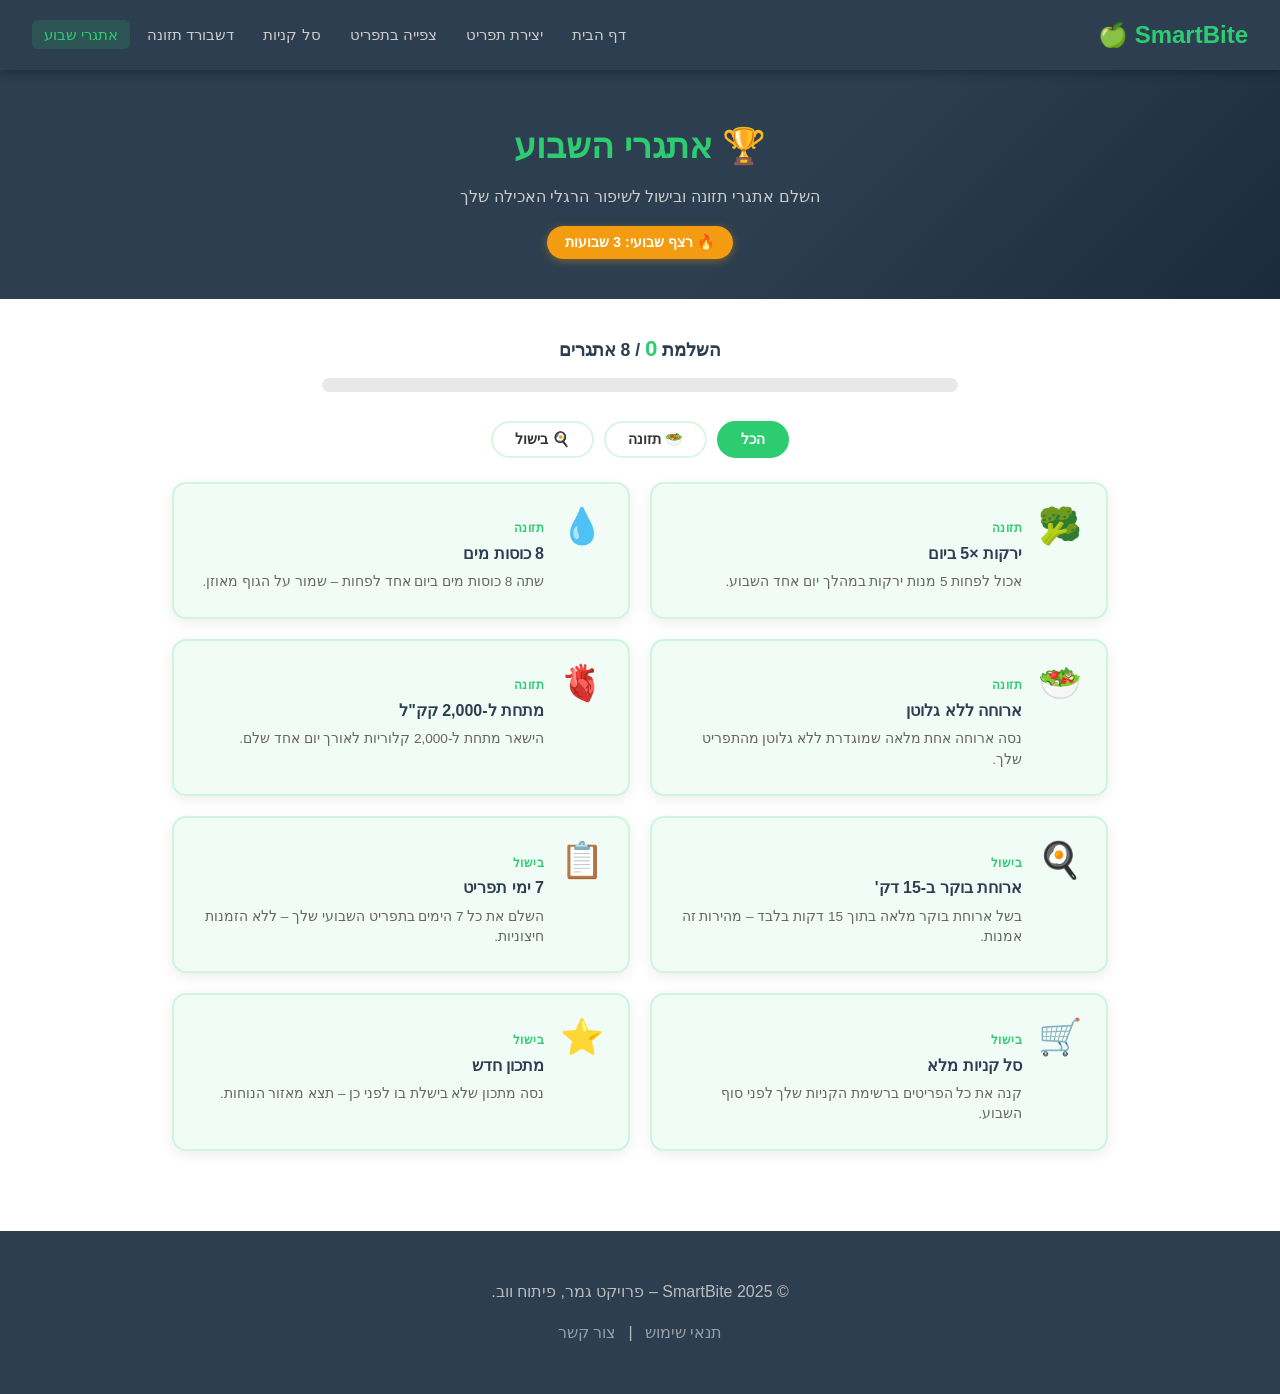
<file: Includes/WeeklyChallenges.html>
<!DOCTYPE html>
<html lang="he" dir="rtl">
<head>
    <meta charset="UTF-8">
    <meta name="viewport" content="width=device-width, initial-scale=1.0">
    <title>SmartBite – אתגרי שבוע</title>
    <link rel="stylesheet" href="../CSS/main.css?v=3">
    <link rel="stylesheet" href="../CSS/WeeklyChallenges.css?v=3">
</head>
<body>

    <header class="site-header">
        <a href="HomePage.html" class="logo">SmartBite 🍏</a>
        <span class="header-user" id="headerUser" style="display:none"></span>
        <nav>
            <ul>
                <li><a href="HomePage.html">דף הבית</a></li>
                <li><a href="CreateMenu.html">יצירת תפריט</a></li>
                <li><a href="ViewMenu.html">צפייה בתפריט</a></li>
                <li><a href="SmartCart.html">סל קניות</a></li>
                <li><a href="NutritionDashboard.html">דשבורד תזונה</a></li>
                <li><a href="WeeklyChallenges.html" class="active">אתגרי שבוע</a></li>
            </ul>
        </nav>
    </header>

    <main>

        <!-- ── Hero ─────────────────────────────────────────────────────── -->
        <section class="challenges-hero">
            <h1>🏆 אתגרי השבוע</h1>
            <p>השלם אתגרי תזונה ובישול לשיפור הרגלי האכילה שלך</p>
            <span class="streak-badge">🔥 רצף שבועי: 3 שבועות</span>
        </section>

        <!-- ── Progress Bar ──────────────────────────────────────────────── -->
        <div class="challenges-top-bar">
            <div class="progress-counter">
                השלמת <span id="progress-count">0</span> / 8 אתגרים
            </div>
            <div class="challenges-progress-track">
                <div class="challenges-progress-bar" id="challenges-progress-bar"></div>
            </div>
        </div>

        <!-- ── Filter Tabs ───────────────────────────────────────────────── -->
        <div class="filter-tabs">
            <button class="filter-tab active" data-filter="הכל">הכל</button>
            <button class="filter-tab" data-filter="תזונה">🥗 תזונה</button>
            <button class="filter-tab" data-filter="בישול">🍳 בישול</button>
        </div>

        <!-- ── Challenges Grid ───────────────────────────────────────────── -->
        <section class="challenges-grid" id="challenges-grid">
            <!-- Cards injected by JS -->
        </section>

        <!-- ── Completion Banner ─────────────────────────────────────────── -->
        <div class="completion-banner" id="completion-banner">
            <div class="banner-wrap">
                <div class="completion-inner">
                    <h2>🎉 כל הכבוד! השלמת את כל האתגרים!</h2>
                    <p>עשית עבודה מדהימה השבוע – המשך כך לשבוע הבא!</p>
                </div>
            </div>
        </div>

    </main>

    <footer>
        <p>&copy; 2025 SmartBite – פרויקט גמר, פיתוח ווב.</p>
        <p>
            <a href="#" data-tooltip="טרם מומש">תנאי שימוש</a> |
            <a href="#" data-tooltip="טרם מומש">צור קשר</a>
        </p>
    </footer>

    <script src="../JS/WeeklyChallenges.js?v=3"></script>
    <script src="../JS/userSession.js?v=3"></script>
</body>
</html>
</file>
<file: CSS/main.css>
/* ===== משתנים גלובליים ===== */
:root {
    --primary: #2ecc71;
    --secondary: #27ae60;
    --dark: #2c3e50;
    --light: #f9f9f9;
    --text: #333;
    --danger: #e74c3c;
    --warning: #f39c12;
    --info: #3498db;
    --card-bg: rgba(46, 204, 113, 0.06);
    --card-border: rgba(46, 204, 113, 0.18);
}

* { box-sizing: border-box; }

body {
    margin: 0;
    font-family: 'Segoe UI', Tahoma, Geneva, Verdana, sans-serif;
    line-height: 1.6;
    color: var(--text);
    background: #fff;
    direction: rtl;
}

/* ===== Header ===== */
.site-header {
    background: var(--dark);
    color: white;
    padding: 1rem 2rem;
    display: flex;
    justify-content: space-between;
    align-items: center;
    flex-wrap: wrap;
    position: sticky;
    top: 0;
    z-index: 100;
    box-shadow: 0 2px 10px rgba(0,0,0,0.3);
}

.logo {
    font-size: 1.5rem;
    font-weight: bold;
    color: var(--primary);
    text-decoration: none;
}

nav ul {
    list-style: none;
    margin: 0;
    padding: 0;
    display: flex;
    gap: 5px;
    flex-wrap: wrap;
}

nav a {
    color: #ccc;
    text-decoration: none;
    padding: 6px 12px;
    border-radius: 6px;
    transition: all 0.2s;
    font-size: 0.95rem;
}

nav a:hover {
    color: white;
    background: rgba(255,255,255,0.1);
}

nav a.active {
    color: var(--primary);
    background: rgba(46, 204, 113, 0.15);
}

/* ===== Header User Greeting ===== */
.header-user {
    display: none;
    align-items: center;
    gap: 6px;
    font-size: 0.88rem;
    color: #ccc;
    white-space: nowrap;
    padding: 4px 12px;
    background: rgba(46,204,113,0.12);
    border: 1px solid rgba(46,204,113,0.25);
    border-radius: 50px;
}

.header-user strong { color: var(--primary); }

.header-logout {
    color: #aaa;
    font-size: 0.8rem;
    text-decoration: none;
    transition: color 0.2s;
}

.header-logout:hover { color: var(--primary); }

/* ===== Tooltip לקישורים שלא מומשו ===== */
[data-tooltip] {
    position: relative;
    cursor: not-allowed;
    opacity: 0.55;
}

[data-tooltip]:hover::after {
    content: attr(data-tooltip);
    position: absolute;
    bottom: -34px;
    right: 50%;
    transform: translateX(50%);
    background: #333;
    color: white;
    padding: 4px 10px;
    border-radius: 4px;
    font-size: 0.75rem;
    white-space: nowrap;
    z-index: 200;
    pointer-events: none;
}

/* ===== Footer ===== */
footer {
    background: var(--dark);
    color: #bbb;
    text-align: center;
    padding: 2rem;
    margin-top: 3rem;
}

footer a {
    color: #eee;
    margin: 0 8px;
    text-decoration: none;
    transition: color 0.2s;
}

footer a:hover { color: var(--primary); }

/* ===== עטיפת תוכן ===== */
.page-content {
    max-width: 1200px;
    margin: 0 auto;
    padding: 2rem;
}

h2 {
    text-align: center;
    color: var(--dark);
    margin-bottom: 1.5rem;
    font-size: 1.8rem;
}

/* ===== כפתורים ===== */
.btn {
    display: inline-block;
    padding: 12px 28px;
    border-radius: 50px;
    font-weight: bold;
    font-size: 1rem;
    cursor: pointer;
    transition: all 0.3s;
    border: none;
    text-decoration: none;
    text-align: center;
}

.btn-primary {
    background: var(--primary);
    color: white;
}

.btn-primary:hover {
    background: var(--secondary);
    transform: translateY(-2px);
    box-shadow: 0 4px 12px rgba(46,204,113,0.4);
}

.btn-outline {
    background: transparent;
    border: 2px solid var(--primary);
    color: var(--primary);
}

.btn-outline:hover {
    background: var(--primary);
    color: white;
}

.btn-danger {
    background: var(--danger);
    color: white;
}

.btn-danger:hover { background: #c0392b; }

/* ===== כרטיסיות ===== */
.card {
    background: var(--card-bg);
    border: 1px solid var(--card-border);
    border-radius: 10px;
    padding: 1.5rem;
    box-shadow: 0 4px 14px rgba(0,0,0,0.07);
    transition: transform 0.2s, border-color 0.2s;
    backdrop-filter: blur(6px);
}

.card:hover {
    transform: translateY(-4px);
    border-color: var(--primary);
}

/* ===== רספונסיביות ===== */
@media (max-width: 768px) {
    .site-header {
        flex-direction: column;
        gap: 12px;
        padding: 1rem;
    }

    nav ul {
        justify-content: center;
        gap: 4px;
    }

    nav a {
        font-size: 0.85rem;
        padding: 5px 8px;
    }

    .page-content { padding: 1rem; }
    h2 { font-size: 1.4rem; }
}
</file>
<file: CSS/CreateMenu.css>
/* ===== Create Menu Page ===== */
.form-section {
    max-width: 700px;
    margin: 2rem auto;
}

.form-section h1 {
    text-align: center;
    color: var(--dark);
    font-size: 2rem;
    margin-bottom: 0.5rem;
}

.subtitle {
    text-align: center;
    color: #777;
    margin-bottom: 2rem;
    font-size: 1rem;
}

/* ===== Fieldsets ===== */
fieldset {
    border: 1px solid var(--card-border);
    border-radius: 10px;
    padding: 1.5rem 2rem;
    margin-bottom: 1.5rem;
    background: var(--card-bg);
}

legend {
    font-weight: bold;
    color: var(--dark);
    font-size: 1.05rem;
    padding: 0 0.5rem;
}

/* ===== Form Groups ===== */
.form-group {
    margin-bottom: 1.2rem;
    position: relative;
}

.form-group label {
    display: block;
    font-weight: 600;
    color: var(--dark);
    margin-bottom: 6px;
    font-size: 0.95rem;
}

.form-group input[type="text"],
.form-group input[type="number"],
.form-group select {
    width: 100%;
    padding: 10px 14px;
    border: 2px solid #ddd;
    border-radius: 8px;
    font-size: 1rem;
    font-family: inherit;
    transition: border-color 0.2s, box-shadow 0.2s;
    direction: rtl;
    background: white;
}

.form-group input:focus,
.form-group select:focus {
    outline: none;
    border-color: var(--primary);
    box-shadow: 0 0 0 3px rgba(46,204,113,0.15);
}

.form-group input.error,
.form-group select.error {
    border-color: var(--danger);
}

/* Budget live display */
.budget-display {
    display: inline-block;
    margin-top: 6px;
    font-size: 1.4rem;
    font-weight: bold;
    color: var(--primary);
    transition: color 0.3s;
}

.budget-display.over { color: var(--danger); }

/* ===== Checkboxes & Radios ===== */
.checkbox-group,
.radio-group {
    display: grid;
    grid-template-columns: repeat(2, 1fr);
    gap: 10px;
}

.checkbox-group label,
.radio-group label {
    display: flex;
    align-items: center;
    gap: 8px;
    cursor: pointer;
    padding: 10px 14px;
    border: 2px solid #ddd;
    border-radius: 8px;
    transition: all 0.2s;
    background: white;
    font-size: 0.95rem;
}

.checkbox-group label:hover,
.radio-group label:hover {
    border-color: var(--primary);
    background: rgba(46,204,113,0.05);
}

.checkbox-group input:checked + span,
.checkbox-group label:has(input:checked),
.radio-group label:has(input:checked) {
    border-color: var(--primary);
    background: rgba(46,204,113,0.1);
    color: var(--dark);
    font-weight: 600;
}

.checkbox-group input[type="checkbox"],
.radio-group input[type="radio"] {
    accent-color: var(--primary);
    width: 18px;
    height: 18px;
}

/* ===== Error Messages ===== */
.error-msg {
    display: block;
    color: var(--danger);
    font-size: 0.85rem;
    margin-top: 5px;
    min-height: 18px;
    transition: opacity 0.3s;
}

/* ===== Form Actions ===== */
.form-actions {
    text-align: center;
    margin-top: 2rem;
}

.form-actions .btn {
    padding: 14px 40px;
    font-size: 1.1rem;
}

/* ===== Success Message ===== */
.success-banner {
    display: none;
    background: rgba(46,204,113,0.15);
    border: 2px solid var(--primary);
    border-radius: 10px;
    padding: 1.5rem 2rem;
    text-align: center;
    margin-top: 1.5rem;
    color: var(--secondary);
    font-size: 1.1rem;
    font-weight: 600;
}

.success-banner a {
    color: var(--dark);
    text-decoration: underline;
    font-weight: bold;
}

/* ===== Responsive ===== */
@media (max-width: 600px) {
    .checkbox-group,
    .radio-group {
        grid-template-columns: 1fr;
    }

    fieldset {
        padding: 1rem;
    }
}
</file>
<file: CSS/HomePage.css>
/* ===== Welcome Back Box ===== */
.welcome-back {
    background: linear-gradient(135deg, var(--dark) 0%, #1a2b3c 100%);
    padding: 2.5rem 2rem;
    text-align: center;
}

.welcome-box {
    max-width: 520px;
    margin: 0 auto;
    color: white;
}

.welcome-box h2 {
    margin: 0 0 0.5rem;
    font-size: 1.6rem;
    color: var(--primary);
}

.welcome-box p {
    color: #ccc;
    margin: 0 0 1.4rem;
    font-size: 1rem;
}

.welcome-form {
    display: flex;
    gap: 10px;
    justify-content: center;
    flex-wrap: wrap;
}

.welcome-input {
    padding: 10px 16px;
    border-radius: 50px;
    border: 2px solid rgba(46,204,113,0.4);
    background: rgba(255,255,255,0.08);
    color: white;
    font-size: 1rem;
    font-family: inherit;
    width: 220px;
    outline: none;
    transition: border-color 0.2s;
    text-align: right;
}

.welcome-input::placeholder { color: #aaa; }
.welcome-input:focus { border-color: var(--primary); }
.welcome-input-id { width: 120px; }

.welcome-new-link {
    display: block;
    margin-top: 1rem;
    color: #aaa;
    font-size: 0.88rem;
    text-decoration: none;
}
.welcome-new-link:hover { color: var(--primary); }

.welcome-result {
    margin-top: 1rem;
    padding: 0.8rem 1.2rem;
    border-radius: 8px;
    font-size: 0.95rem;
}

.welcome-result-loading { background: rgba(255,255,255,0.1); color: #ccc; }
.welcome-result-error   { background: rgba(231,76,60,0.15); color: #f1948a; }

.welcome-found {
    padding: 1.5rem;
    background: rgba(46,204,113,0.1);
    border: 1px solid rgba(46,204,113,0.3);
    border-radius: 12px;
}

.welcome-check { font-size: 2rem; display: block; margin-bottom: 0.5rem; }

.welcome-links {
    display: flex;
    gap: 12px;
    justify-content: center;
    flex-wrap: wrap;
    margin: 1rem 0 0.8rem;
}

.welcome-logout {
    font-size: 0.85rem;
    color: #aaa;
    text-decoration: none;
    display: block;
    margin-top: 0.5rem;
}

.welcome-logout:hover { color: var(--primary); }

/* ===== Hero Section ===== */
.hero {
    background-image: linear-gradient(rgba(0,0,0,0.4), rgba(0,0,0,0.4)),
                      url('../Images/Homepage1.avif');
    background-size: cover;
    background-position: center;
    color: #fff;
    text-align: center;
    padding: 7rem 2rem;
    border-bottom: 4px solid rgba(46,204,113,0.3);
}

.hero h1 {
    font-size: 2.8rem;
    margin-bottom: 1rem;
    text-shadow: 0 2px 8px rgba(0,0,0,0.5);
}

.hero p {
    max-width: 620px;
    margin: 0 auto 2rem;
    font-size: 1.2rem;
    color: rgba(255,255,255,0.9);
    line-height: 1.8;
}

/* ===== Quick Actions ===== */
.quick-actions {
    padding: 3rem 2rem;
    max-width: 1200px;
    margin: 0 auto;
}

.actions-grid {
    display: grid;
    grid-template-columns: repeat(3, 1fr);
    gap: 24px;
}

.action-card {
    background: rgba(46,204,113,0.06);
    border: 1px solid rgba(46,204,113,0.18);
    border-radius: 10px;
    padding: 1.8rem;
    text-align: center;
    box-shadow: 0 4px 14px rgba(0,0,0,0.07);
    transition: transform 0.2s, border-color 0.2s;
    backdrop-filter: blur(4px);
}

.action-card:hover {
    transform: translateY(-5px);
    border-color: var(--primary);
}

.action-card h3 {
    font-size: 1.15rem;
    color: var(--dark);
    margin: 0.5rem 0;
}

.action-card p {
    color: #666;
    font-size: 0.95rem;
    margin: 0.5rem 0 1rem;
}

.action-card a {
    color: var(--primary);
    text-decoration: none;
    font-weight: bold;
    font-size: 0.95rem;
    transition: color 0.2s;
}

.action-card a:hover { color: var(--secondary); }

/* ===== Demo Menu ===== */
.demo-menu {
    background: var(--light);
    padding: 3rem 2rem;
}

.demo-menu-inner {
    max-width: 1200px;
    margin: 0 auto;
}

.menu-grid {
    display: grid;
    grid-template-columns: repeat(3, 1fr);
    gap: 20px;
}

.meal-card {
    background: white;
    border: 1px solid rgba(46,204,113,0.18);
    border-radius: 10px;
    padding: 1.5rem;
    text-align: center;
    box-shadow: 0 3px 10px rgba(0,0,0,0.06);
    transition: transform 0.2s;
}

.meal-card:hover { transform: translateY(-3px); }

.meal-time {
    display: block;
    font-size: 0.82rem;
    color: #888;
    text-transform: uppercase;
    letter-spacing: 1px;
    margin-bottom: 0.5rem;
}

.meal-card h3 {
    color: var(--dark);
    margin: 0.4rem 0;
    font-size: 1.05rem;
}

.meal-card p {
    color: #666;
    font-size: 0.9rem;
    margin: 0;
}

/* ===== About Strip ===== */
.about-strip {
    background: var(--dark);
    color: white;
    text-align: center;
    padding: 3rem 2rem;
}

.about-strip h2 { color: var(--primary); }

.features-grid {
    display: grid;
    grid-template-columns: repeat(4, 1fr);
    gap: 20px;
    max-width: 1000px;
    margin: 2rem auto 0;
}

.feature-item {
    padding: 1rem;
}

.feature-item .icon {
    font-size: 2.5rem;
    display: block;
    margin-bottom: 0.5rem;
}

.feature-item p {
    font-size: 0.9rem;
    color: #ccc;
    margin: 0.3rem 0 0;
}

/* ===== Responsive ===== */
@media (max-width: 900px) {
    .features-grid { grid-template-columns: repeat(2, 1fr); }
}

@media (max-width: 768px) {
    .hero h1 { font-size: 1.9rem; }
    .actions-grid, .menu-grid { grid-template-columns: 1fr; }
    .features-grid { grid-template-columns: repeat(2, 1fr); }
}
</file>
<file: CSS/NutritionDashboard.css>
/* ===== Nutrition Dashboard – Page Styles ===== */

/* No-menu empty state */
.no-menu-state {
    display: flex;
    flex-direction: column;
    align-items: center;
    justify-content: center;
    min-height: 60vh;
    padding: 3rem 2rem;
    text-align: center;
    color: #888;
    gap: 1rem;
}

.no-menu-state .no-menu-icon {
    font-size: 4rem;
}

.no-menu-state h2 {
    color: var(--dark);
    margin: 0;
}

.no-menu-state p {
    margin: 0;
    max-width: 360px;
}

/* Hero */
.dash-hero {
    background: linear-gradient(135deg, var(--dark) 60%, #1a2b3c);
    color: white;
    text-align: center;
    padding: 3rem 2rem 2.5rem;
}

.dash-hero h1 {
    font-size: 2.2rem;
    margin: 0 0 0.5rem;
    color: var(--primary);
}

.dash-hero p {
    font-size: 1.05rem;
    color: #ccc;
    margin: 0;
}

/* ===== Stat Cards ===== */
.stat-cards {
    max-width: 1100px;
    margin: 2.5rem auto;
    padding: 0 2rem;
}

.stat-cards h2 {
    text-align: center;
    color: var(--dark);
    margin-bottom: 1.5rem;
}

.stat-grid {
    display: grid;
    grid-template-columns: repeat(4, 1fr);
    gap: 20px;
}

.stat-card {
    background: var(--card-bg);
    border: 1px solid var(--card-border);
    border-radius: 12px;
    padding: 1.6rem 1.2rem;
    text-align: center;
    box-shadow: 0 4px 14px rgba(0,0,0,0.07);
    transition: transform 0.2s, border-color 0.2s;
}

.stat-card:hover {
    transform: translateY(-4px);
    border-color: var(--primary);
}

.stat-card .stat-icon {
    font-size: 2rem;
    display: block;
    margin-bottom: 0.5rem;
}

.stat-card .stat-value {
    font-size: 2rem;
    font-weight: 700;
    color: var(--primary);
    line-height: 1.1;
}

.stat-card .stat-unit {
    font-size: 0.85rem;
    color: #888;
    margin-right: 2px;
}

.stat-card .stat-label {
    font-size: 0.9rem;
    color: #666;
    margin-top: 0.3rem;
}

/* ===== Dashboard Body (2-col) ===== */
.dash-body {
    max-width: 1100px;
    margin: 0 auto 2.5rem;
    padding: 0 2rem;
    display: grid;
    grid-template-columns: 1fr 320px;
    gap: 28px;
    align-items: start;
}

/* ===== Progress Section ===== */
.progress-section {
    background: var(--card-bg);
    border: 1px solid var(--card-border);
    border-radius: 12px;
    padding: 1.8rem;
    margin-bottom: 24px;
    box-shadow: 0 4px 14px rgba(0,0,0,0.07);
}

.progress-section h3 {
    margin: 0 0 1.4rem;
    color: var(--dark);
    font-size: 1.15rem;
}

.progress-item {
    margin-bottom: 1.2rem;
}

.progress-item:last-child { margin-bottom: 0; }

.progress-label {
    display: flex;
    justify-content: space-between;
    align-items: center;
    margin-bottom: 6px;
    font-size: 0.9rem;
    color: var(--text);
    font-weight: 600;
}

.progress-label .prog-nums {
    font-weight: 400;
    color: #777;
    font-size: 0.82rem;
}

.progress-track {
    height: 10px;
    background: #e8e8e8;
    border-radius: 50px;
    overflow: hidden;
}

.progress-bar {
    height: 100%;
    border-radius: 50px;
    width: 0;
    transition: width 1.1s cubic-bezier(0.4, 0, 0.2, 1);
}

.progress-bar.bar-cal   { background: #e67e22; }
.progress-bar.bar-prot  { background: #3498db; }
.progress-bar.bar-carbs { background: #9b59b6; }
.progress-bar.bar-fat   { background: #e74c3c; }

/* ===== Breakdown Table ===== */
.breakdown-section {
    background: var(--card-bg);
    border: 1px solid var(--card-border);
    border-radius: 12px;
    padding: 1.8rem;
    box-shadow: 0 4px 14px rgba(0,0,0,0.07);
}

.breakdown-section h3 {
    margin: 0 0 1.2rem;
    color: var(--dark);
    font-size: 1.15rem;
}

.breakdown-table {
    width: 100%;
    border-collapse: collapse;
    font-size: 0.9rem;
}

.breakdown-table thead th {
    background: var(--dark);
    color: white;
    padding: 10px 14px;
    text-align: right;
    font-weight: 600;
}

.breakdown-table thead th:first-child { border-radius: 8px 0 0 8px; }
.breakdown-table thead th:last-child  { border-radius: 0 8px 8px 0; }

.day-row {
    cursor: pointer;
    transition: background 0.2s;
}

.day-row:hover { background: rgba(46,204,113,0.08); }

.day-row td {
    padding: 11px 14px;
    border-bottom: 1px solid #eee;
    color: var(--text);
}

.day-row td:first-child {
    font-weight: 600;
    color: var(--dark);
}

.day-row .expand-icon {
    color: var(--primary);
    font-style: normal;
    transition: transform 0.3s;
    display: inline-block;
}

.day-row.open .expand-icon { transform: rotate(180deg); }

/* Detail row */
.detail-row td {
    padding: 0;
    border-bottom: 1px solid #eee;
}

.detail-inner {
    max-height: 0;
    overflow: hidden;
    transition: max-height 0.38s ease;
    background: rgba(46,204,113,0.05);
}

.detail-row.open .detail-inner {
    max-height: 240px;
}

.detail-meals {
    display: grid;
    grid-template-columns: repeat(3, 1fr);
    gap: 12px;
    padding: 14px 16px;
}

.detail-meal {
    background: white;
    border-radius: 8px;
    padding: 10px 12px;
    border: 1px solid var(--card-border);
    font-size: 0.83rem;
}

.detail-meal strong {
    display: block;
    color: var(--dark);
    margin-bottom: 4px;
    font-size: 0.88rem;
}

.detail-meal .meal-macros {
    color: #666;
    line-height: 1.7;
}

.detail-meal .meal-macros span {
    display: inline-block;
    background: var(--card-bg);
    border-radius: 4px;
    padding: 1px 6px;
    margin-bottom: 2px;
    font-size: 0.78rem;
}

/* ===== Tips Sidebar ===== */
.tips-sidebar {
    background: var(--card-bg);
    border: 1px solid var(--card-border);
    border-radius: 12px;
    padding: 1.6rem;
    box-shadow: 0 4px 14px rgba(0,0,0,0.07);
    position: sticky;
    top: 80px;
}

.tips-sidebar h3 {
    margin: 0 0 1rem;
    color: var(--dark);
    font-size: 1.1rem;
    text-align: center;
}

.nutrient-btns {
    display: grid;
    grid-template-columns: 1fr 1fr;
    gap: 8px;
    margin-bottom: 1.2rem;
}

.nutrient-btn {
    background: white;
    border: 2px solid var(--card-border);
    border-radius: 50px;
    padding: 8px 10px;
    font-size: 0.85rem;
    font-weight: 600;
    cursor: pointer;
    transition: all 0.2s;
    color: var(--text);
    font-family: inherit;
    text-align: center;
}

.nutrient-btn:hover {
    border-color: var(--primary);
    color: var(--primary);
}

.nutrient-btn.active {
    background: var(--primary);
    border-color: var(--primary);
    color: white;
}

.tip-box {
    background: white;
    border-radius: 10px;
    border: 1px solid var(--card-border);
    padding: 1rem 1.1rem;
    min-height: 110px;
    transition: opacity 0.25s;
}

.tip-box .tip-icon {
    font-size: 1.6rem;
    display: block;
    margin-bottom: 0.4rem;
}

.tip-box .tip-title {
    font-weight: 700;
    color: var(--dark);
    font-size: 0.9rem;
    margin-bottom: 0.3rem;
}

.tip-box .tip-text {
    font-size: 0.83rem;
    color: #555;
    line-height: 1.55;
}

.tip-box.fading { opacity: 0; }

/* ===== GF Section ===== */
.gf-section {
    background: var(--light);
    padding: 2.5rem 2rem 3rem;
}

.gf-section h2 {
    text-align: center;
    color: var(--dark);
    margin-bottom: 1.5rem;
}

.gf-grid {
    max-width: 1100px;
    margin: 0 auto;
    display: grid;
    grid-template-columns: repeat(3, 1fr);
    gap: 18px;
}

.gf-card {
    background: white;
    border-radius: 12px;
    padding: 1.3rem 1.4rem;
    border: 1px solid #e0e0e0;
    box-shadow: 0 3px 10px rgba(0,0,0,0.06);
    transition: transform 0.2s, border-color 0.2s;
    position: relative;
}

.gf-card:hover {
    transform: translateY(-3px);
    border-color: var(--primary);
}

.gf-card .gf-day {
    font-size: 0.78rem;
    color: #999;
    font-weight: 600;
    text-transform: uppercase;
    margin-bottom: 4px;
}

.gf-card .gf-meal-type {
    font-size: 0.82rem;
    color: #777;
    margin-bottom: 6px;
}

.gf-card h4 {
    margin: 0 0 0.5rem;
    color: var(--dark);
    font-size: 0.97rem;
}

.gf-badge {
    display: inline-block;
    background: var(--primary);
    color: white;
    border-radius: 50px;
    font-size: 0.72rem;
    padding: 2px 10px;
    font-weight: 600;
}

.gf-badge-no {
    display: inline-block;
    background: #eee;
    color: #aaa;
    border-radius: 50px;
    font-size: 0.72rem;
    padding: 2px 10px;
}

.gf-card .gf-cal {
    font-size: 0.82rem;
    color: #888;
    margin-top: 6px;
}

/* ===== Responsive ===== */
@media (max-width: 900px) {
    .stat-grid { grid-template-columns: repeat(2, 1fr); }
    .dash-body  { grid-template-columns: 1fr; }
    .tips-sidebar { position: static; }
    .gf-grid { grid-template-columns: repeat(2, 1fr); }
}

@media (max-width: 600px) {
    .stat-grid { grid-template-columns: repeat(2, 1fr); }
    .gf-grid   { grid-template-columns: 1fr; }
    .detail-meals { grid-template-columns: 1fr; }
    .dash-hero h1 { font-size: 1.6rem; }
    .stat-cards, .dash-body { padding: 0 1rem; }
}
</file>
<file: CSS/Recipe.css>
/* ===== Recipe Page ===== */
.recipe-hero {
    background: linear-gradient(135deg, var(--dark) 0%, #1a252f 100%);
    color: white;
    padding: 3rem 2rem;
    text-align: center;
}

.recipe-hero h1 {
    font-size: 2.2rem;
    margin-bottom: 0.5rem;
    color: var(--primary);
}

.recipe-hero .recipe-subtitle {
    color: #ccc;
    font-size: 1rem;
    margin: 0;
}

/* ===== Recipe Meta Strip ===== */
.recipe-meta-bar {
    display: flex;
    justify-content: center;
    gap: 2rem;
    padding: 1.5rem 2rem;
    background: var(--light);
    flex-wrap: wrap;
    border-bottom: 1px solid #eee;
}

.meta-item {
    display: flex;
    flex-direction: column;
    align-items: center;
    gap: 4px;
}

.meta-item .meta-icon { font-size: 1.6rem; }
.meta-item .meta-label { font-size: 0.78rem; color: #999; text-transform: uppercase; letter-spacing: 0.5px; }
.meta-item .meta-value { font-size: 1.1rem; font-weight: bold; color: var(--dark); }

/* ===== Recipe Body ===== */
.recipe-body {
    max-width: 900px;
    margin: 2rem auto;
    padding: 0 2rem;
    display: grid;
    grid-template-columns: 1fr 2fr;
    gap: 2rem;
    align-items: start;
}

/* ===== Ingredients ===== */
.ingredients-section {
    background: var(--card-bg);
    border: 1px solid var(--card-border);
    border-radius: 12px;
    padding: 1.5rem;
    position: sticky;
    top: 90px;
}

.ingredients-section h2 {
    text-align: right;
    font-size: 1.2rem;
    color: var(--dark);
    margin: 0 0 1rem;
    border-bottom: 2px solid var(--primary);
    padding-bottom: 0.5rem;
}

.ingredients-list {
    list-style: none;
    padding: 0;
    margin: 0;
}

.ingredients-list li {
    padding: 8px 0;
    border-bottom: 1px solid rgba(0,0,0,0.05);
    font-size: 0.95rem;
    color: var(--text);
    display: flex;
    align-items: center;
    gap: 8px;
}

.ingredients-list li::before {
    content: '✓';
    color: var(--primary);
    font-weight: bold;
    flex-shrink: 0;
}

/* ===== Instructions ===== */
.instructions-section h2 {
    text-align: right;
    color: var(--dark);
    font-size: 1.2rem;
    border-bottom: 2px solid var(--primary);
    padding-bottom: 0.5rem;
    margin-bottom: 1.2rem;
}

.steps-list {
    list-style: none;
    padding: 0;
    margin: 0;
    counter-reset: steps;
}

.steps-list li {
    display: flex;
    gap: 1rem;
    margin-bottom: 1.2rem;
    padding: 1rem;
    background: var(--card-bg);
    border-radius: 8px;
    border-right: 3px solid var(--primary);
}

.step-num {
    background: var(--primary);
    color: white;
    border-radius: 50%;
    width: 28px;
    height: 28px;
    display: flex;
    align-items: center;
    justify-content: center;
    font-weight: bold;
    font-size: 0.9rem;
    flex-shrink: 0;
}

/* ===== Nutrition Card ===== */
.nutrition-section {
    max-width: 900px;
    margin: 0 auto 2rem;
    padding: 0 2rem;
}

.nutrition-grid {
    display: grid;
    grid-template-columns: repeat(4, 1fr);
    gap: 15px;
}

.nutrition-item {
    text-align: center;
    padding: 1rem;
    background: var(--card-bg);
    border: 1px solid var(--card-border);
    border-radius: 10px;
}

.nutrition-item .n-value {
    font-size: 1.5rem;
    font-weight: bold;
    color: var(--primary);
    display: block;
}

.nutrition-item .n-label {
    font-size: 0.8rem;
    color: #888;
    display: block;
    margin-top: 4px;
}

/* ===== Action Buttons ===== */
.recipe-actions {
    max-width: 900px;
    margin: 0 auto 2rem;
    padding: 0 2rem;
    display: flex;
    gap: 15px;
    flex-wrap: wrap;
    justify-content: center;
}

/* ===== Add to Cart Feedback ===== */
.cart-feedback {
    display: none;
    text-align: center;
    padding: 10px;
    background: rgba(46,204,113,0.15);
    border: 1px solid var(--primary);
    border-radius: 8px;
    color: var(--secondary);
    font-weight: 600;
    max-width: 400px;
    margin: 0 auto;
}

/* ===== No Recipe Fallback ===== */
.no-recipe {
    text-align: center;
    padding: 4rem 2rem;
    color: #888;
}

.no-recipe h2 { color: var(--dark); }

/* ===== Animation ===== */
@keyframes fadeSlideIn {
    from { opacity: 0; transform: translateY(20px); }
    to   { opacity: 1; transform: translateY(0); }
}

.recipe-body, .nutrition-section {
    animation: fadeSlideIn 0.4s ease;
}

/* ===== Responsive ===== */
@media (max-width: 700px) {
    .recipe-body {
        grid-template-columns: 1fr;
    }

    .ingredients-section { position: static; }

    .nutrition-grid { grid-template-columns: repeat(2, 1fr); }

    .recipe-meta-bar { gap: 1rem; }
}
</file>
<file: CSS/SmartCart.css>
/* ===== SmartCart Page ===== */
.cart-header {
    background: linear-gradient(135deg, var(--dark), #1a252f);
    color: white;
    padding: 2.5rem 2rem;
    text-align: center;
}

.cart-header h1 {
    font-size: 2rem;
    color: var(--primary);
    margin-bottom: 0.5rem;
}

.cart-header p {
    color: #ccc;
    margin: 0;
}

/* ===== Cart Summary Bar ===== */
.cart-summary-bar {
    display: flex;
    justify-content: center;
    gap: 2rem;
    padding: 1.2rem 2rem;
    background: var(--light);
    border-bottom: 1px solid #eee;
    flex-wrap: wrap;
}

.summary-stat {
    text-align: center;
}

.summary-stat .stat-value {
    font-size: 1.6rem;
    font-weight: bold;
    color: var(--primary);
    display: block;
    transition: color 0.3s;
}

.summary-stat .stat-label {
    font-size: 0.8rem;
    color: #888;
    text-transform: uppercase;
    letter-spacing: 0.5px;
}

/* ===== Cart Body ===== */
.cart-body {
    max-width: 900px;
    margin: 2rem auto;
    padding: 0 2rem;
}

/* ===== Category Sections ===== */
.cart-category {
    margin-bottom: 2rem;
}

.category-title {
    display: flex;
    align-items: center;
    gap: 10px;
    font-size: 1.1rem;
    font-weight: bold;
    color: var(--dark);
    padding: 10px 0;
    border-bottom: 2px solid var(--primary);
    margin-bottom: 0.8rem;
}

.category-title .cat-icon { font-size: 1.4rem; }
.category-title .cat-count {
    margin-right: auto;
    background: var(--primary);
    color: white;
    border-radius: 50px;
    padding: 2px 10px;
    font-size: 0.8rem;
}

/* ===== Cart Items ===== */
.cart-items-list {
    list-style: none;
    padding: 0;
    margin: 0;
}

/* jQuery will animate these in */
.cart-item {
    display: flex;
    align-items: center;
    gap: 12px;
    padding: 12px 16px;
    border: 1px solid #eee;
    border-radius: 8px;
    margin-bottom: 8px;
    background: white;
    transition: all 0.3s;
    cursor: pointer;
}

.cart-item:hover {
    border-color: var(--primary);
    background: rgba(46,204,113,0.04);
}

.cart-item.checked {
    background: rgba(46,204,113,0.08);
    border-color: rgba(46,204,113,0.3);
}

.cart-item.checked .item-name {
    text-decoration: line-through;
    color: #aaa;
}

.cart-item input[type="checkbox"] {
    accent-color: var(--primary);
    width: 20px;
    height: 20px;
    cursor: pointer;
    flex-shrink: 0;
}

.item-name {
    flex: 1;
    font-size: 0.95rem;
    color: var(--text);
    transition: color 0.2s, text-decoration 0.2s;
}

.item-amount {
    font-size: 0.85rem;
    color: #888;
    background: var(--light);
    padding: 2px 10px;
    border-radius: 50px;
    white-space: nowrap;
}

/* ===== Actions ===== */
.cart-actions {
    display: flex;
    gap: 12px;
    flex-wrap: wrap;
    justify-content: center;
    margin-bottom: 2rem;
}

/* ===== Empty Cart ===== */
.empty-cart {
    text-align: center;
    padding: 4rem 2rem;
    color: #888;
}

.empty-cart .empty-icon { font-size: 4rem; display: block; margin-bottom: 1rem; }
.empty-cart h2 { color: var(--dark); }
.empty-cart p { max-width: 400px; margin: 0 auto 1.5rem; }

/* ===== PDF / Print ===== */
@media print {
    .site-header, footer, .cart-actions, nav { display: none !important; }
    .cart-item.checked { opacity: 0.4; }
}

/* ===== Animation (jQuery complements these) ===== */
@keyframes itemSlideIn {
    from { opacity: 0; transform: translateX(20px); }
    to   { opacity: 1; transform: translateX(0); }
}

/* ===== Responsive ===== */
@media (max-width: 600px) {
    .cart-summary-bar { gap: 1rem; }
    .cart-body { padding: 0 1rem; }
}
</file>
<file: CSS/ViewMenu.css>
/* ===== View Menu Page ===== */

/* Empty state – before menu is created */
.empty-menu-state {
    display: flex;
    flex-direction: column;
    align-items: center;
    justify-content: center;
    min-height: 60vh;
    padding: 3rem 2rem;
    text-align: center;
    color: #888;
    gap: 1rem;
}

.empty-menu-state .empty-menu-icon {
    font-size: 4rem;
}

.empty-menu-state h2 {
    color: var(--dark);
    margin: 0;
}

.empty-menu-state p {
    margin: 0;
    max-width: 380px;
}

.menu-header {
    text-align: center;
    padding: 2rem 2rem 1rem;
}

.menu-header h1 {
    color: var(--dark);
    font-size: 2rem;
    margin-bottom: 0.5rem;
}

.week-info {
    color: #777;
    font-size: 0.95rem;
}

/* ===== Load Level Bar ===== */
.load-selector {
    display: flex;
    justify-content: center;
    gap: 12px;
    padding: 1rem 2rem;
    flex-wrap: wrap;
}

.load-btn {
    padding: 8px 22px;
    border-radius: 50px;
    border: 2px solid #ddd;
    background: white;
    cursor: pointer;
    font-size: 0.95rem;
    font-weight: 600;
    transition: all 0.2s;
    font-family: inherit;
}

.load-btn:hover { border-color: var(--primary); }

.load-btn.active-easy   { background: #d5f5e3; border-color: var(--primary); color: var(--secondary); }
.load-btn.active-normal { background: #fef9e7; border-color: var(--warning); color: #d68910; }
.load-btn.active-intense{ background: #fdecea; border-color: var(--danger); color: #c0392b; }

/* ===== Days Tabs ===== */
.days-tabs {
    display: flex;
    overflow-x: auto;
    gap: 6px;
    padding: 1rem 2rem;
    max-width: 1200px;
    margin: 0 auto;
    scrollbar-width: thin;
}

.day-tab {
    flex-shrink: 0;
    padding: 10px 18px;
    border-radius: 8px;
    border: 2px solid #ddd;
    background: white;
    cursor: pointer;
    font-family: inherit;
    font-size: 0.9rem;
    font-weight: 600;
    transition: all 0.2s;
    color: var(--dark);
}

.day-tab:hover { border-color: var(--primary); color: var(--primary); }

.day-tab.active {
    background: var(--dark);
    color: white;
    border-color: var(--dark);
}

/* ===== Day Meals Panel ===== */
.meals-panel {
    max-width: 1200px;
    margin: 0 auto;
    padding: 1rem 2rem 2rem;
}

/* Load level color themes */
.meals-panel.load-easy   { --accent: var(--primary); }
.meals-panel.load-normal { --accent: var(--warning); }
.meals-panel.load-intense{ --accent: var(--danger); }

.meals-grid {
    display: grid;
    grid-template-columns: repeat(3, 1fr);
    gap: 20px;
}

.meal-card {
    background: white;
    border: 2px solid #eee;
    border-radius: 12px;
    padding: 1.5rem;
    cursor: pointer;
    transition: all 0.25s;
    position: relative;
    overflow: hidden;
}

.meal-card::before {
    content: '';
    display: block;
    height: 4px;
    background: var(--accent, var(--primary));
    position: absolute;
    top: 0;
    right: 0;
    left: 0;
    border-radius: 12px 12px 0 0;
}

.meal-card:hover {
    transform: translateY(-4px);
    border-color: var(--accent, var(--primary));
    box-shadow: 0 8px 20px rgba(0,0,0,0.1);
}

.meal-type {
    display: block;
    font-size: 0.78rem;
    text-transform: uppercase;
    letter-spacing: 1px;
    color: #999;
    margin-bottom: 0.4rem;
}

.meal-card h3 {
    color: var(--dark);
    margin: 0.3rem 0;
    font-size: 1rem;
}

.meal-card p {
    color: #777;
    font-size: 0.88rem;
    margin: 0.4rem 0 0;
    line-height: 1.5;
}

.meal-meta {
    display: flex;
    gap: 12px;
    margin-top: 0.8rem;
    font-size: 0.82rem;
    color: #999;
}

.meal-meta span { display: flex; align-items: center; gap: 4px; }

.click-hint {
    font-size: 0.78rem;
    color: var(--primary);
    margin-top: 0.8rem;
    display: block;
    font-weight: 600;
}

/* ===== Load Level Badge ===== */
.load-badge {
    display: inline-block;
    padding: 3px 10px;
    border-radius: 50px;
    font-size: 0.8rem;
    font-weight: bold;
    margin-bottom: 1rem;
}

.load-badge.easy    { background: #d5f5e3; color: var(--secondary); }
.load-badge.normal  { background: #fef9e7; color: #d68910; }
.load-badge.intense { background: #fdecea; color: #c0392b; }

/* ===== Calorie Summary Bar ===== */
.calorie-bar-section {
    max-width: 1200px;
    margin: 0 auto;
    padding: 0 2rem 1rem;
}

.calorie-summary {
    background: var(--card-bg);
    border: 1px solid var(--card-border);
    border-radius: 10px;
    padding: 1rem 1.5rem;
    display: flex;
    align-items: center;
    gap: 1rem;
    flex-wrap: wrap;
}

.calorie-label {
    font-weight: 600;
    color: var(--dark);
    min-width: 130px;
}

.calorie-bar-wrap {
    flex: 1;
    background: #eee;
    border-radius: 50px;
    height: 14px;
    min-width: 150px;
    overflow: hidden;
}

.calorie-bar-fill {
    height: 100%;
    border-radius: 50px;
    background: var(--primary);
    transition: width 0.5s ease;
}

.calorie-value {
    font-weight: bold;
    color: var(--dark);
    min-width: 80px;
    text-align: left;
}

/* ===== Responsive ===== */
@media (max-width: 900px) {
    .meals-grid { grid-template-columns: repeat(2, 1fr); }
}

@media (max-width: 600px) {
    .meals-grid { grid-template-columns: 1fr; }
    .days-tabs { padding: 0.5rem 1rem; }
}
</file>
<file: CSS/WeeklyChallenges.css>
/* ===== Weekly Challenges – Page Styles ===== */

/* Hero */
.challenges-hero {
    background: linear-gradient(135deg, var(--dark) 60%, #1a2b3c);
    color: white;
    text-align: center;
    padding: 3rem 2rem 2.5rem;
}

.challenges-hero h1 {
    font-size: 2.2rem;
    margin: 0 0 0.6rem;
    color: var(--primary);
}

.challenges-hero p {
    font-size: 1rem;
    color: #ccc;
    margin: 0 0 1rem;
}

.streak-badge {
    display: inline-block;
    background: var(--warning);
    color: white;
    border-radius: 50px;
    padding: 5px 18px;
    font-size: 0.9rem;
    font-weight: 700;
    box-shadow: 0 2px 8px rgba(243,156,18,0.4);
}

/* ===== Top Bar: counter + progress ===== */
.challenges-top-bar {
    max-width: 700px;
    margin: 2rem auto 0;
    padding: 0 2rem;
    text-align: center;
}

.progress-counter {
    font-size: 1.1rem;
    font-weight: 700;
    color: var(--dark);
    margin-bottom: 0.7rem;
}

.progress-counter span {
    color: var(--primary);
    font-size: 1.4rem;
}

.challenges-progress-track {
    height: 14px;
    background: #e8e8e8;
    border-radius: 50px;
    overflow: hidden;
}

.challenges-progress-bar {
    height: 100%;
    background: linear-gradient(90deg, var(--primary), var(--secondary));
    border-radius: 50px;
    width: 0;
    transition: width 0.5s cubic-bezier(0.4, 0, 0.2, 1);
}

/* ===== Filter Tabs ===== */
.filter-tabs {
    display: flex;
    justify-content: center;
    gap: 10px;
    margin: 1.8rem auto 1.5rem;
    flex-wrap: wrap;
}

.filter-tab {
    background: white;
    border: 2px solid var(--card-border);
    border-radius: 50px;
    padding: 8px 22px;
    font-size: 0.9rem;
    font-weight: 600;
    cursor: pointer;
    transition: all 0.2s;
    color: var(--text);
    font-family: inherit;
}

.filter-tab:hover {
    border-color: var(--primary);
    color: var(--primary);
}

.filter-tab.active {
    background: var(--primary);
    border-color: var(--primary);
    color: white;
}

/* ===== Challenges Grid ===== */
.challenges-grid {
    max-width: 1000px;
    margin: 0 auto 2rem;
    padding: 0 2rem;
    display: grid;
    grid-template-columns: repeat(2, 1fr);
    gap: 20px;
}

/* ===== Challenge Card ===== */
.challenge-card {
    background: var(--card-bg);
    border: 2px solid var(--card-border);
    border-radius: 14px;
    padding: 1.5rem;
    box-shadow: 0 4px 14px rgba(0,0,0,0.07);
    transition: transform 0.22s, border-color 0.22s, opacity 0.22s;
    cursor: pointer;
    position: relative;
    overflow: hidden;
    display: flex;
    align-items: flex-start;
    gap: 1rem;
}

.challenge-card:hover {
    transform: translateY(-4px);
    border-color: var(--primary);
    box-shadow: 0 8px 20px rgba(0,0,0,0.1);
}

.challenge-card.completed {
    border-color: var(--primary);
    background: rgba(46,204,113,0.12);
}

.challenge-card.completed .challenge-title {
    text-decoration: line-through;
    opacity: 0.6;
}

/* Green checkmark overlay when completed */
.challenge-card.completed::after {
    content: '✓';
    position: absolute;
    top: 12px;
    left: 14px;
    background: var(--primary);
    color: white;
    width: 26px;
    height: 26px;
    border-radius: 50%;
    display: flex;
    align-items: center;
    justify-content: center;
    font-size: 0.85rem;
    font-weight: 700;
    line-height: 26px;
    text-align: center;
}

/* Hidden card (filtered out) */
.challenge-card.hidden {
    display: none;
}

.challenge-icon {
    font-size: 2.2rem;
    flex-shrink: 0;
    line-height: 1;
}

.challenge-body {
    flex: 1;
}

.challenge-category {
    font-size: 0.73rem;
    color: var(--primary);
    font-weight: 700;
    text-transform: uppercase;
    letter-spacing: 0.04em;
    margin-bottom: 3px;
}

.challenge-title {
    font-size: 1rem;
    font-weight: 700;
    color: var(--dark);
    margin: 0 0 0.35rem;
    transition: opacity 0.2s;
}

.challenge-desc {
    font-size: 0.85rem;
    color: #666;
    margin: 0;
    line-height: 1.5;
}

/* Hidden checkbox — card itself is the toggle */
.challenge-checkbox {
    display: none;
}

/* ===== Completion Banner ===== */
.completion-banner {
    max-height: 0;
    overflow: hidden;
    transition: max-height 0.5s ease;
}

.completion-banner.visible {
    max-height: 200px;
}

.completion-inner {
    background: linear-gradient(135deg, var(--primary), var(--secondary));
    color: white;
    text-align: center;
    padding: 2rem;
    margin: 0 auto 2rem;
    max-width: 700px;
    border-radius: 14px;
    box-shadow: 0 6px 20px rgba(46,204,113,0.35);
}

.completion-inner h2 {
    margin: 0 0 0.4rem;
    color: white;
    font-size: 1.6rem;
}

.completion-inner p {
    margin: 0;
    font-size: 1rem;
    opacity: 0.9;
}

/* Banner wrapper padding */
.banner-wrap {
    padding: 0 2rem;
}

/* ===== Responsive ===== */
@media (max-width: 700px) {
    .challenges-grid { grid-template-columns: 1fr; padding: 0 1rem; }
    .challenges-hero h1 { font-size: 1.6rem; }
    .challenges-top-bar { padding: 0 1rem; }
}
</file>
